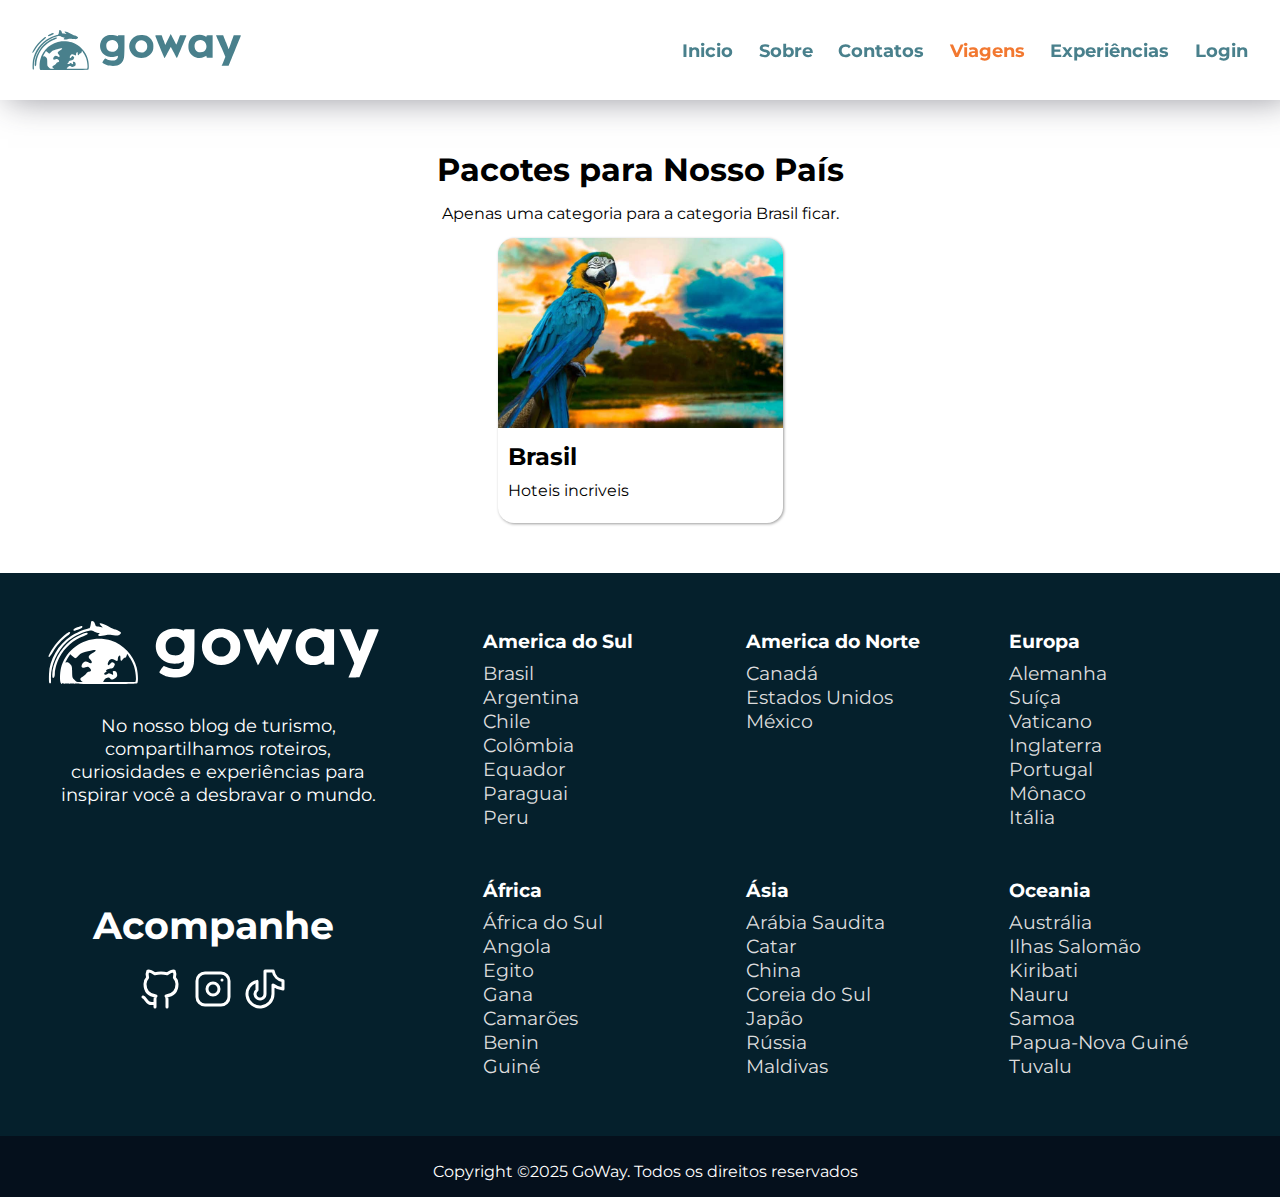
<file: Ana Clara/brasil.html>
<!DOCTYPE html>
<html lang="en">
<head>
    <meta charset="UTF-8">
    <meta name="viewport" content="width=device-width, initial-scale=1.0">
    <title>GoWay - Brasil</title>
    <link rel="stylesheet" href="header.css">
    <link rel="stylesheet" href="footer.css">
    <link rel="stylesheet" href="brasil.css">
    <link rel="shortcut icon" href="Icon.ico" type="image/x-icon">
</head>
<body>
    <header>
        <a href="../Davi/landing_page.html">
            <img src="logo.svg" alt="Logo" id="logo">
        </a>
        <nav>
            <div class="btn-menu-container">
                <svg xmlns="http://www.w3.org/2000/svg" viewBox="0 0 24 24" fill="none" stroke="currentColor" stroke-linecap="round" stroke-linejoin="round" width="32" height="32" stroke-width="2" id="btn-menu-close">
                    <path d="M18 6l-12 12"></path>
                    <path d="M6 6l12 12"></path>
                </svg>
            </div>
            <ul class="menu">
                <li><a href="../Davi/landing_page.html">Inicio</a></li>
                <li><a href="../Cecilya/sobre/sobre.html">Sobre</a></li>
                <li><a href="../Maria/contato.html">Contatos</a></li>
                <li><a href="viagens.html" class="marcado">Viagens</a></li>
                <li><a href="../Maria/experiencias.html">Experiências</a></li>
                <li><a href="../Davi/login.html">Login</a></li>
            </ul>
        </nav>
        <svg xmlns="http://www.w3.org/2000/svg" viewBox="0 0 24 24" fill="none" stroke="currentColor" stroke-linecap="round" stroke-linejoin="round" width="32" height="32" stroke-width="2" id="btn-menu-open">
            <path d="M4 6l16 0"></path>
            <path d="M4 12l16 0"></path>
            <path d="M4 18l16 0"></path>
        </svg>
    </header>
    <main>
        <h1>Pacotes para Nosso País</h1>
        <p>Apenas uma categoria para a categoria Brasil ficar.</p>
        <div class="card">
            <div>
                <img src="amazonia-arara.jpg" alt="">
                <h2>Brasil</h2>
                <p>Hoteis incriveis</p>
                </div>
            </div>
    </main>
        <footer>
            <div class="logo-container">
                <a href="../Davi/landing_page.html">
                    <img src="Logo footer.svg" alt="Logo">
                </a>
                <p>No nosso blog de turismo, compartilhamos roteiros, curiosidades e experiências para inspirar você a desbravar o mundo.</p>
            </div>
            <div class="follow-containter">
                <h2>Acompanhe</h2>
                <div class="icons">
                    <a href="https://github.com/davi-1903/GoWay" target="_blank">
                        <svg xmlns="http://www.w3.org/2000/svg" viewBox="0 0 24 24" fill="none" stroke="currentColor"
                            stroke-linecap="round" stroke-linejoin="round" width="48" height="48" stroke-width="1.5">
                            <path
                                d="M9 19c-4.3 1.4 -4.3 -2.5 -6 -3m12 5v-3.5c0 -1 .1 -1.4 -.5 -2c2.8 -.3 5.5 -1.4 5.5 -6a4.6 4.6 0 0 0 -1.3 -3.2a4.2 4.2 0 0 0 -.1 -3.2s-1.1 -.3 -3.5 1.3a12.3 12.3 0 0 0 -6.2 0c-2.4 -1.6 -3.5 -1.3 -3.5 -1.3a4.2 4.2 0 0 0 -.1 3.2a4.6 4.6 0 0 0 -1.3 3.2c0 4.6 2.7 5.7 5.5 6c-.6 .6 -.6 1.2 -.5 2v3.5">
                            </path>
                        </svg>
                    </a>
                    <a href="https://instagram.com/infoweb.2023.1" target="_blank">
                        <svg xmlns="http://www.w3.org/2000/svg" viewBox="0 0 24 24" fill="none" stroke="currentColor"
                            stroke-linecap="round" stroke-linejoin="round" width="48" height="48" stroke-width="1.5">
                            <path d="M4 4m0 4a4 4 0 0 1 4 -4h8a4 4 0 0 1 4 4v8a4 4 0 0 1 -4 4h-8a4 4 0 0 1 -4 -4z">
                            </path>
                            <path d="M12 12m-3 0a3 3 0 1 0 6 0a3 3 0 1 0 -6 0"></path>
                            <path d="M16.5 7.5l0 .01"></path>
                        </svg>
                    </a>
                    <a href="https://www.tiktok.com/@infoweb2023.2?is_from_webapp=1&sender_device=pc" target="_blank">
                        <svg xmlns="http://www.w3.org/2000/svg" viewBox="0 0 24 24" fill="none" stroke="currentColor"
                            stroke-linecap="round" stroke-linejoin="round" width="48" height="48" stroke-width="1.5">
                            <path
                                d="M21 7.917v4.034a9.948 9.948 0 0 1 -5 -1.951v4.5a6.5 6.5 0 1 1 -8 -6.326v4.326a2.5 2.5 0 1 0 4 2v-11.5h4.083a6.005 6.005 0 0 0 4.917 4.917z">
                            </path>
                        </svg>
                    </a>
                </div>
            </div>
            <div class="trips-container">
                <ul>
                    <li>America do Sul</li>
                    <li><a href="#">Brasil</a></li>
                    <li><a href="#">Argentina</a></li>
                    <li><a href="#">Chile</a></li>
                    <li><a href="#">Colômbia</a></li>
                    <li><a href="#">Equador</a></li>
                    <li><a href="#">Paraguai</a></li>
                    <li><a href="#">Peru</a></li>
                </ul>
                <ul>
                    <li>America do Norte</li>
                    <li><a href="#">Canadá</a></li>
                    <li><a href="#">Estados Unidos</a></li>
                    <li><a href="#">México</a></li>
                </ul>
                <ul>
                    <li>Europa</li>
                    <li><a href="#">Alemanha</a></li>
                    <li><a href="#">Suíça</a></li>
                    <li><a href="#">Vaticano</a></li>
                    <li><a href="#">Inglaterra</a></li>
                    <li><a href="#">Portugal</a></li>
                    <li><a href="#">Mônaco</a></li>
                    <li><a href="#">Itália</a></li>
                </ul>
                <ul>
                    <li>África</li>
                    <li><a href="#">África do Sul</a></li>
                    <li><a href="#">Angola</a></li>
                    <li><a href="#">Egito</a></li>
                    <li><a href="#">Gana</a></li>
                    <li><a href="#">Camarões</a></li>
                    <li><a href="#">Benin</a></li>
                    <li><a href="#">Guiné</a></li>
                </ul>
                <ul>
                    <li>Ásia</li>
                    <li><a href="#">Arábia Saudita</a></li>
                    <li><a href="#">Catar</a></li>
                    <li><a href="#">China</a></li>
                    <li><a href="#">Coreia do Sul</a></li>
                    <li><a href="#">Japão</a></li>
                    <li><a href="#">Rússia</a></li>
                    <li><a href="#">Maldivas</a></li>
                </ul>
                <ul>
                    <li>Oceania</li>
                    <li><a href="#">Austrália</a></li>
                    <li><a href="#">Ilhas Salomão</a></li>
                    <li><a href="#">Kiribati</a></li>
                    <li><a href="#">Nauru</a></li>
                    <li><a href="#">Samoa</a></li>
                    <li><a href="#">Papua-Nova Guiné</a></li>
                    <li><a href="#">Tuvalu</a></li>
                </ul>
            </div>
            <div class="info-container">
                <p>Copyright ©2025 GoWay. Todos os direitos reservados</p>
            </div>
        </footer>
    </div>

    <script src="menu.js"></script>
</body>
</html>
</file>
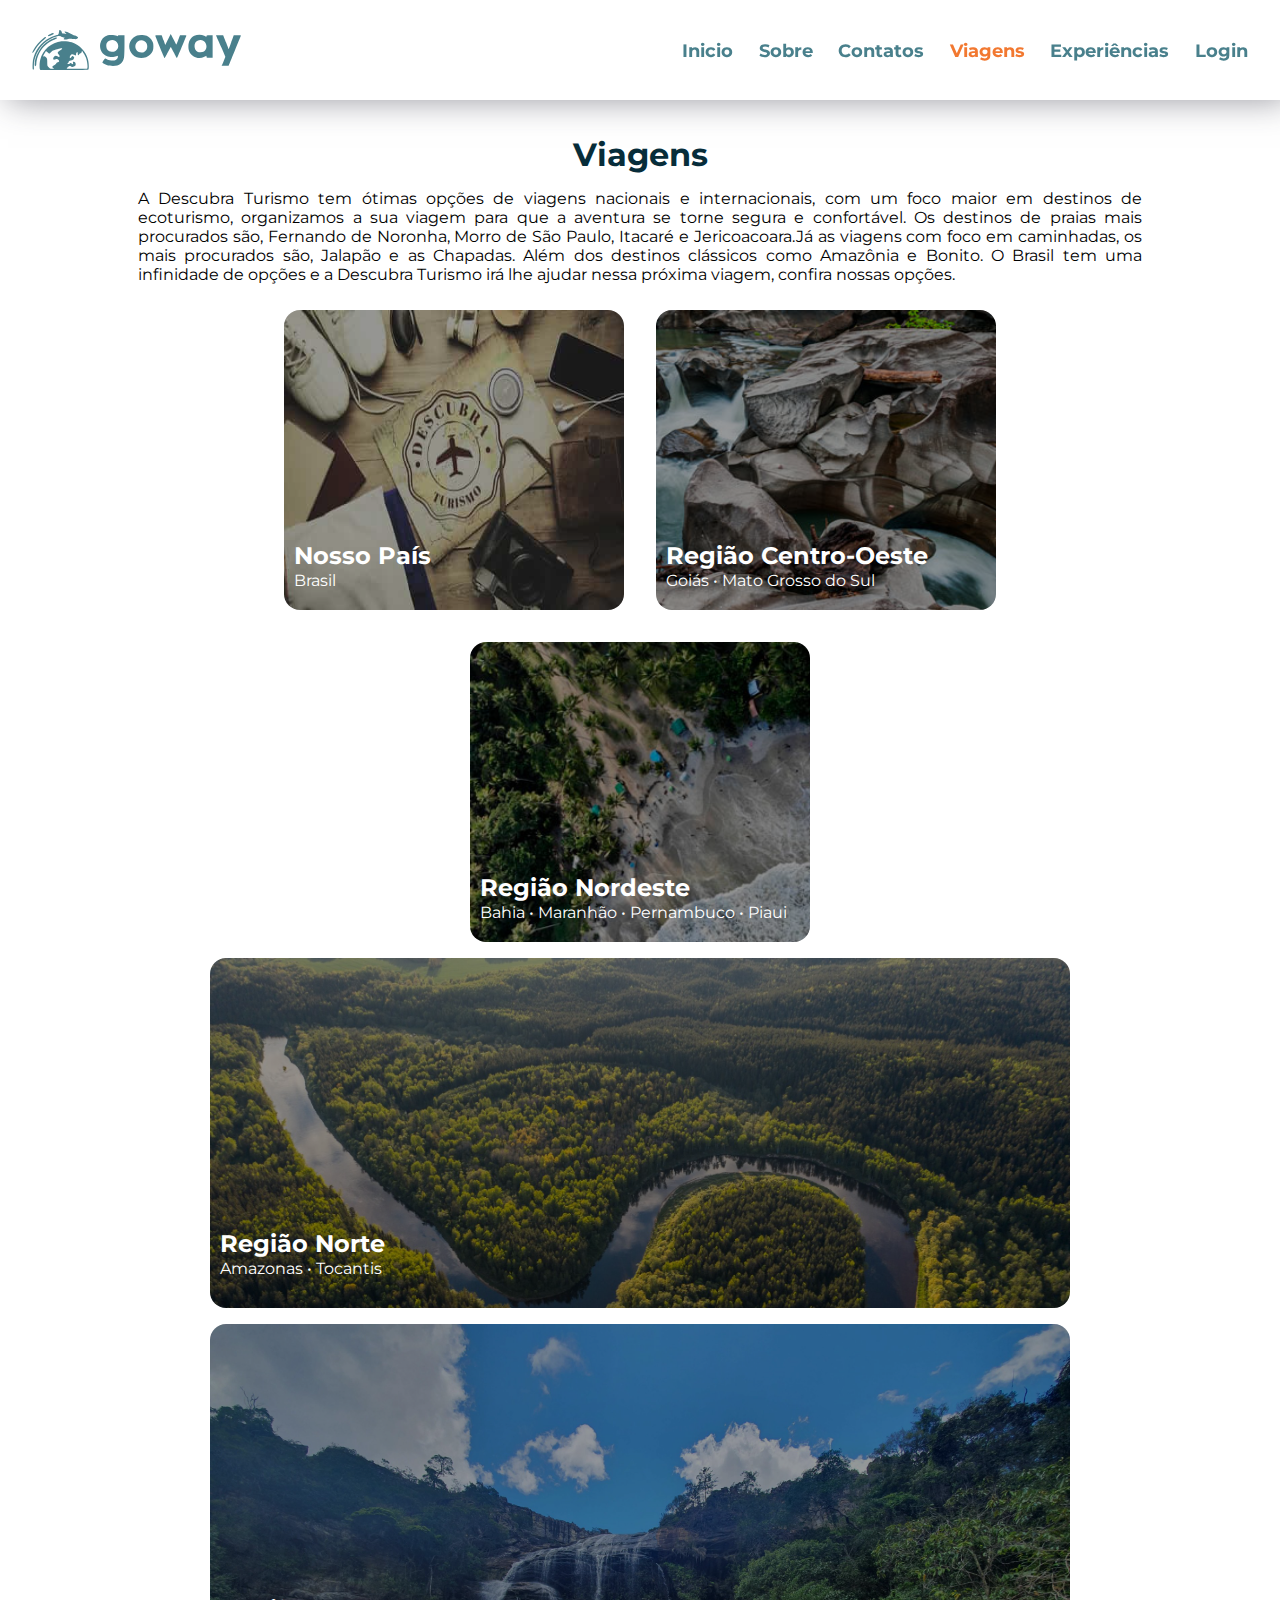
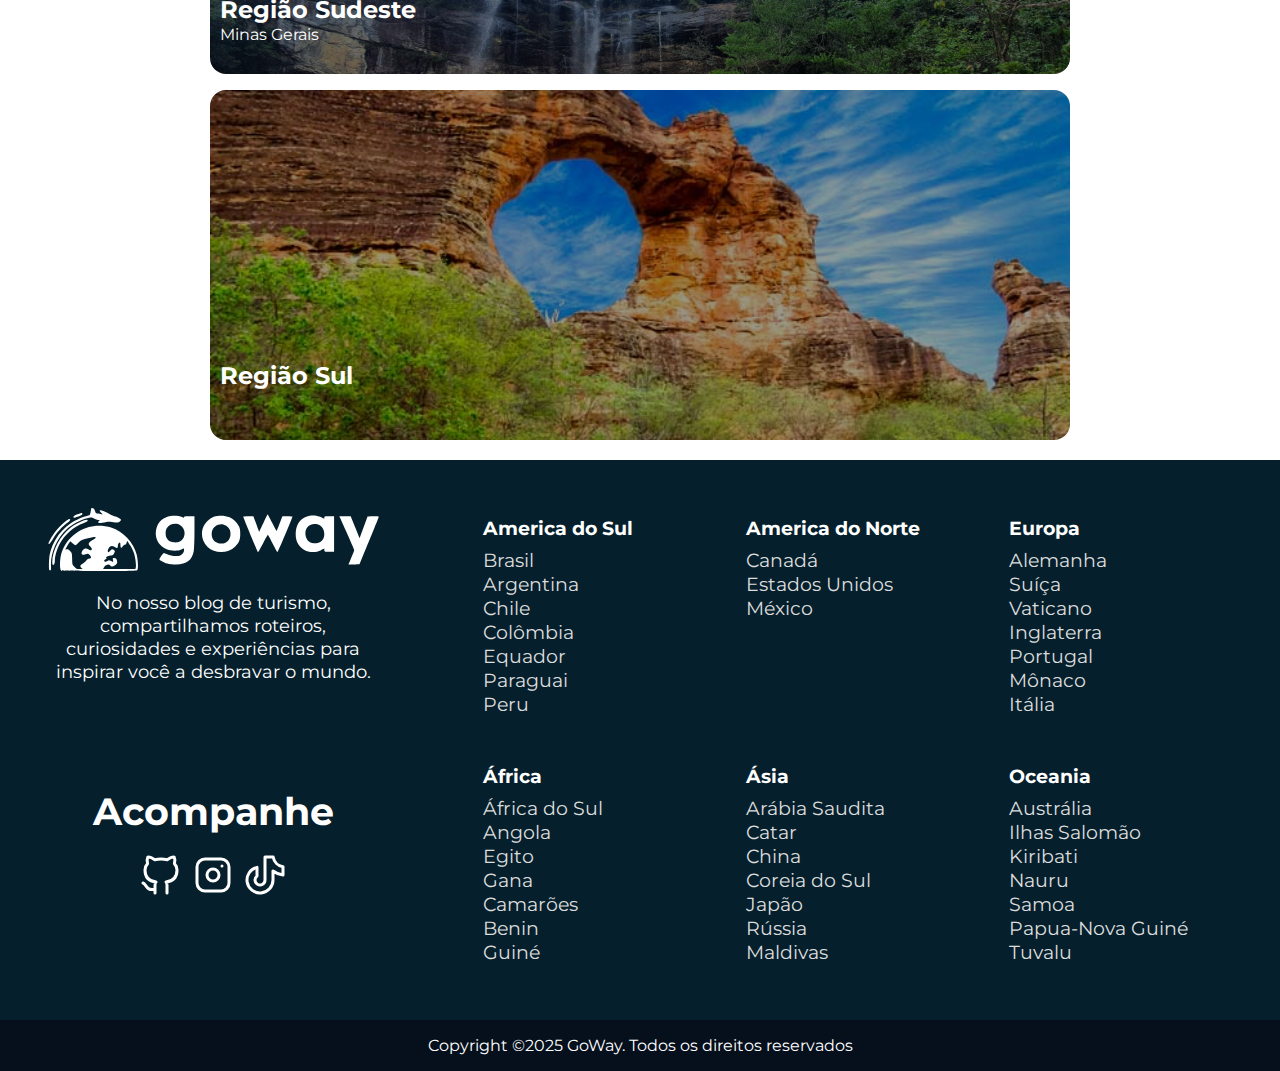
<file: Ana Clara/viagens.html>
<!DOCTYPE html>
<html lang="pt-br">


<head>
    <meta charset="UTF-8">
    <meta name="viewport" content="width=device-width, initial-scale=1.0, maximum-scale=1.0, user-scalable=0">
    <title>GoWay - Viagens</title>
    <link rel="stylesheet" href="style.css">
    <link rel="stylesheet" href="header.css">
    <link rel="stylesheet" href="footer.css">
    <link rel="shortcut icon" href="Icon.ico" type="image/x-icon">
</head>


<body>


    <div class="container">
        <header>
            <a href="../Davi/landing_page.html">
                <img src="logo.svg" alt="Logo" id="logo">
            </a>
            <nav>
                <div class="btn-menu-container">
                    <svg xmlns="http://www.w3.org/2000/svg" viewBox="0 0 24 24" fill="none" stroke="currentColor" stroke-linecap="round" stroke-linejoin="round" width="32" height="32" stroke-width="2" id="btn-menu-close">
                        <path d="M18 6l-12 12"></path>
                        <path d="M6 6l12 12"></path>
                    </svg>
                </div>
                <ul class="menu">
                    <li><a href="../Davi/landing_page.html">Inicio</a></li>
                    <li><a href="../Cecilya/sobre/sobre.html">Sobre</a></li>
                    <li><a href="../Maria/contato.html">Contatos</a></li>
                    <li><a href="#" class="marcado">Viagens</a></li>
                    <li><a href="../Maria/experiencias.html">Experiências</a></li>
                    <li><a href="../Davi/login.html">Login</a></li>
                </ul>
            </nav>
            <svg xmlns="http://www.w3.org/2000/svg" viewBox="0 0 24 24" fill="none" stroke="currentColor" stroke-linecap="round" stroke-linejoin="round" width="32" height="32" stroke-width="2" id="btn-menu-open">
                <path d="M4 6l16 0"></path>
                <path d="M4 12l16 0"></path>
                <path d="M4 18l16 0"></path>
            </svg>
        </header>
        <main>
        <div class="conteudo">
            <h1>Viagens</h1>
            <p>A Descubra Turismo tem ótimas opções de viagens nacionais e internacionais, com um foco maior em destinos de ecoturismo, organizamos a sua viagem para que a aventura se torne segura e confortável. Os destinos de praias mais procurados são, Fernando de Noronha, Morro de São Paulo, Itacaré e Jericoacoara.Já as viagens com foco em caminhadas, os mais procurados são, Jalapão e as Chapadas. Além dos destinos clássicos como Amazônia e Bonito. O Brasil tem uma infinidade de opções e a Descubra Turismo irá lhe ajudar nessa próxima viagem, confira nossas opções.</p>
            <div class="imagens">
                    <a href="brasil.html">
                        <div id="Brasil">
                            <div><img src="fotonule.jpg" alt=""></div>
                            <h2>Nosso País</h2>
                            <p>Brasil</p>
                        </div>
                    </a>
                <div id="Centro_Oeste">
                    <div><img src="regiao-centro-oeste.jpg" alt=""></div>
                    <h2>Região Centro-Oeste</h2>
                    <p>Goiás • Mato Grosso do Sul</p>
                </div>
                <div id="Nordeste">
                    <div><img src="regiao-nordete.jpg" alt=""></div>
                    <h2>Região Nordeste</h2>
                    <p id="especial">Bahia • Maranhão • Pernambuco • Piaui</p>
                </div>
            </div>
            <div class="imagens2">
                <div>
                    <div id="norte"></div>
                    <h2>Região Norte</h2>
                    <p>Amazonas • Tocantis</p>
                </div>
                <div>
                    <div id="sudeste"></div>
                    <h2>Região Sudeste</h2>
                    <p>Minas Gerais</p>
                </div>
                <div>
                    <div id="sul"></div>
                    <h2>Região Sul</h2>
                </div>
            </div>
        </div>
        </div>
        </main>
        <footer>
            <div class="logo-container">
                <a href="../Davi/landing_page.html">
                    <img src="Logo footer.svg" alt="Logo">
                </a>
                <p>No nosso blog de turismo, compartilhamos roteiros, curiosidades e experiências para inspirar você a desbravar o mundo.</p>
            </div>
            <div class="follow-containter">
                <h2>Acompanhe</h2>
                <div class="icons">
                    <a href="https://github.com/davi-1903/GoWay" target="_blank">
                        <svg xmlns="http://www.w3.org/2000/svg" viewBox="0 0 24 24" fill="none" stroke="currentColor"
                            stroke-linecap="round" stroke-linejoin="round" width="48" height="48" stroke-width="1.5">
                            <path
                                d="M9 19c-4.3 1.4 -4.3 -2.5 -6 -3m12 5v-3.5c0 -1 .1 -1.4 -.5 -2c2.8 -.3 5.5 -1.4 5.5 -6a4.6 4.6 0 0 0 -1.3 -3.2a4.2 4.2 0 0 0 -.1 -3.2s-1.1 -.3 -3.5 1.3a12.3 12.3 0 0 0 -6.2 0c-2.4 -1.6 -3.5 -1.3 -3.5 -1.3a4.2 4.2 0 0 0 -.1 3.2a4.6 4.6 0 0 0 -1.3 3.2c0 4.6 2.7 5.7 5.5 6c-.6 .6 -.6 1.2 -.5 2v3.5">
                            </path>
                        </svg>
                    </a>
                    <a href="https://instagram.com/infoweb.2023.1" target="_blank">
                        <svg xmlns="http://www.w3.org/2000/svg" viewBox="0 0 24 24" fill="none" stroke="currentColor"
                            stroke-linecap="round" stroke-linejoin="round" width="48" height="48" stroke-width="1.5">
                            <path d="M4 4m0 4a4 4 0 0 1 4 -4h8a4 4 0 0 1 4 4v8a4 4 0 0 1 -4 4h-8a4 4 0 0 1 -4 -4z">
                            </path>
                            <path d="M12 12m-3 0a3 3 0 1 0 6 0a3 3 0 1 0 -6 0"></path>
                            <path d="M16.5 7.5l0 .01"></path>
                        </svg>
                    </a>
                    <a href="https://www.tiktok.com/@infoweb2023.2?is_from_webapp=1&sender_device=pc" target="_blank">
                        <svg xmlns="http://www.w3.org/2000/svg" viewBox="0 0 24 24" fill="none" stroke="currentColor"
                            stroke-linecap="round" stroke-linejoin="round" width="48" height="48" stroke-width="1.5">
                            <path
                                d="M21 7.917v4.034a9.948 9.948 0 0 1 -5 -1.951v4.5a6.5 6.5 0 1 1 -8 -6.326v4.326a2.5 2.5 0 1 0 4 2v-11.5h4.083a6.005 6.005 0 0 0 4.917 4.917z">
                            </path>
                        </svg>
                    </a>
                </div>
            </div>
            <div class="trips-container">
                <ul>
                    <li>America do Sul</li>
                    <li><a href="#">Brasil</a></li>
                    <li><a href="#">Argentina</a></li>
                    <li><a href="#">Chile</a></li>
                    <li><a href="#">Colômbia</a></li>
                    <li><a href="#">Equador</a></li>
                    <li><a href="#">Paraguai</a></li>
                    <li><a href="#">Peru</a></li>
                </ul>
                <ul>
                    <li>America do Norte</li>
                    <li><a href="#">Canadá</a></li>
                    <li><a href="#">Estados Unidos</a></li>
                    <li><a href="#">México</a></li>
                </ul>
                <ul>
                    <li>Europa</li>
                    <li><a href="#">Alemanha</a></li>
                    <li><a href="#">Suíça</a></li>
                    <li><a href="#">Vaticano</a></li>
                    <li><a href="#">Inglaterra</a></li>
                    <li><a href="#">Portugal</a></li>
                    <li><a href="#">Mônaco</a></li>
                    <li><a href="#">Itália</a></li>
                </ul>
                <ul>
                    <li>África</li>
                    <li><a href="#">África do Sul</a></li>
                    <li><a href="#">Angola</a></li>
                    <li><a href="#">Egito</a></li>
                    <li><a href="#">Gana</a></li>
                    <li><a href="#">Camarões</a></li>
                    <li><a href="#">Benin</a></li>
                    <li><a href="#">Guiné</a></li>
                </ul>
                <ul>
                    <li>Ásia</li>
                    <li><a href="#">Arábia Saudita</a></li>
                    <li><a href="#">Catar</a></li>
                    <li><a href="#">China</a></li>
                    <li><a href="#">Coreia do Sul</a></li>
                    <li><a href="#">Japão</a></li>
                    <li><a href="#">Rússia</a></li>
                    <li><a href="#">Maldivas</a></li>
                </ul>
                <ul>
                    <li>Oceania</li>
                    <li><a href="#">Austrália</a></li>
                    <li><a href="#">Ilhas Salomão</a></li>
                    <li><a href="#">Kiribati</a></li>
                    <li><a href="#">Nauru</a></li>
                    <li><a href="#">Samoa</a></li>
                    <li><a href="#">Papua-Nova Guiné</a></li>
                    <li><a href="#">Tuvalu</a></li>
                </ul>
            </div>
            <div class="info-container">
                <p>Copyright ©2025 GoWay. Todos os direitos reservados</p>
            </div>
        </footer>
    </div>
   
    <script src="menu.js"></script>
</body>


</html>
</file>
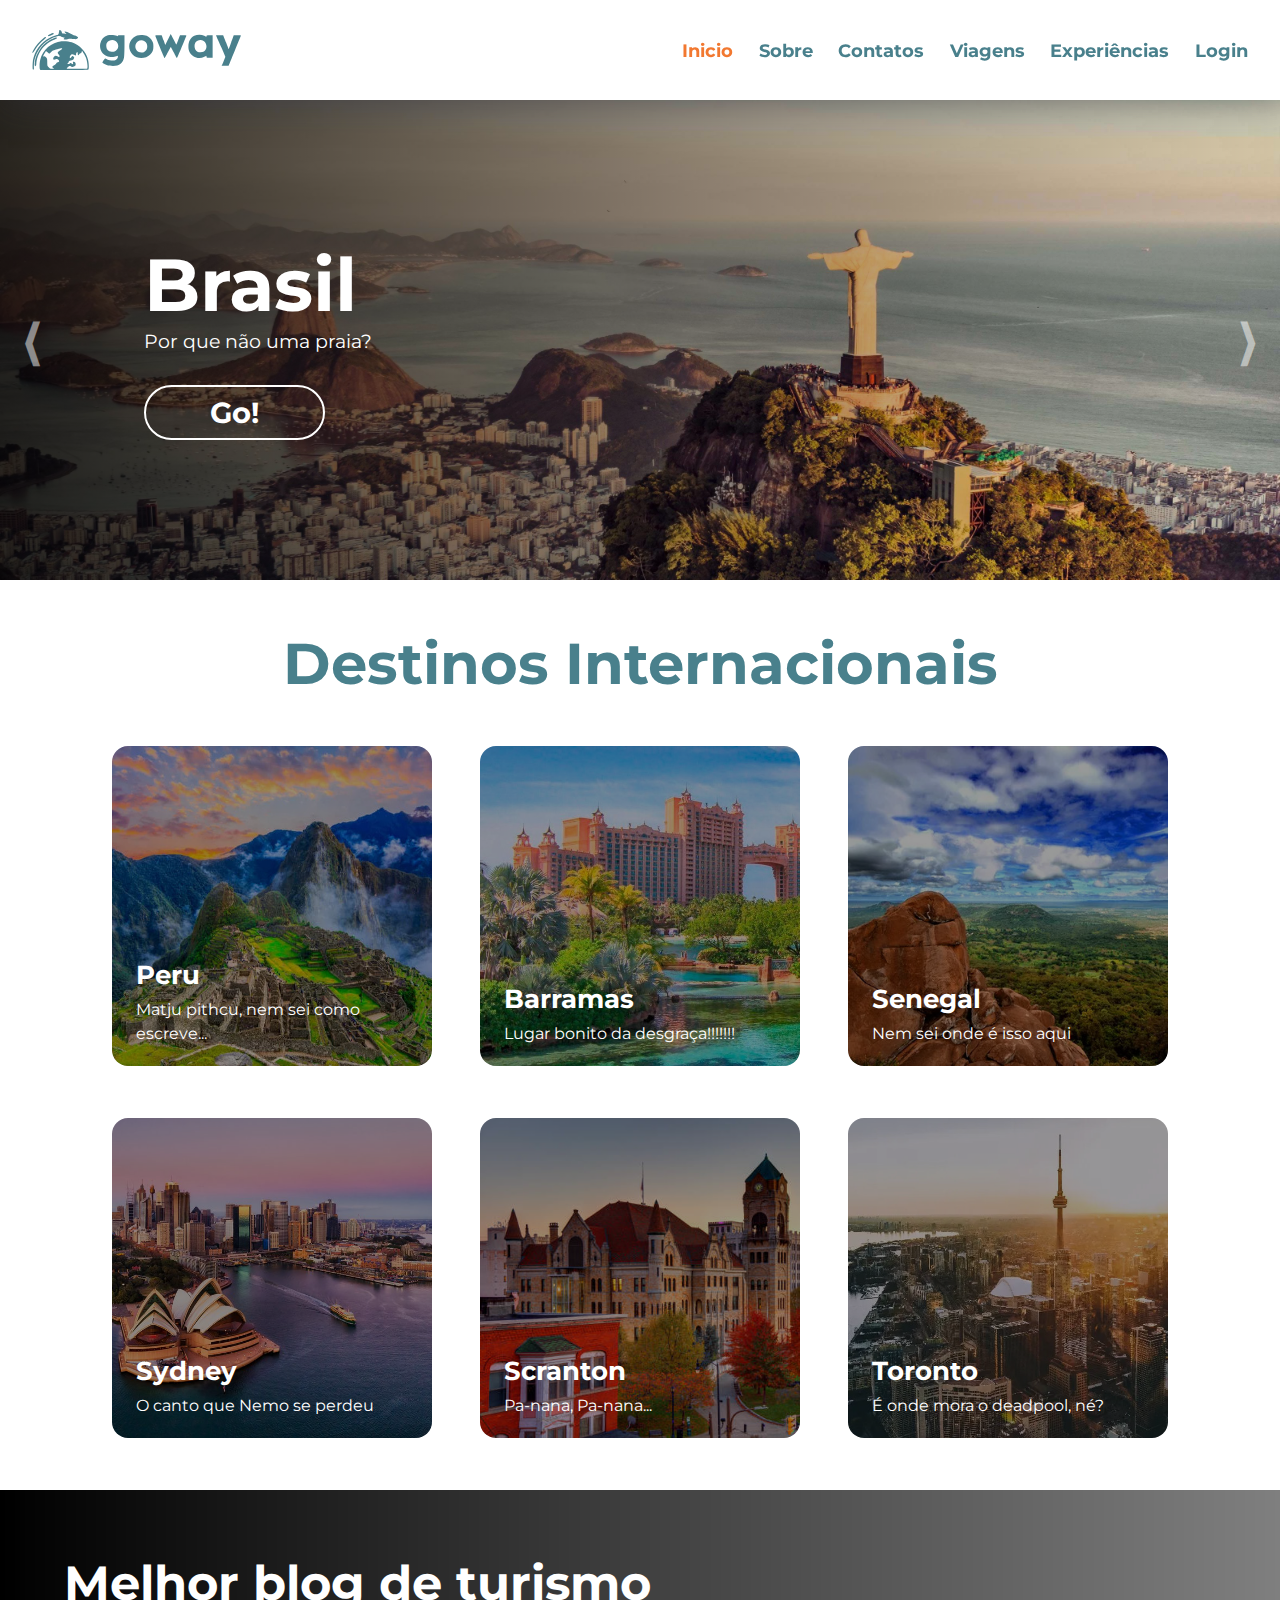
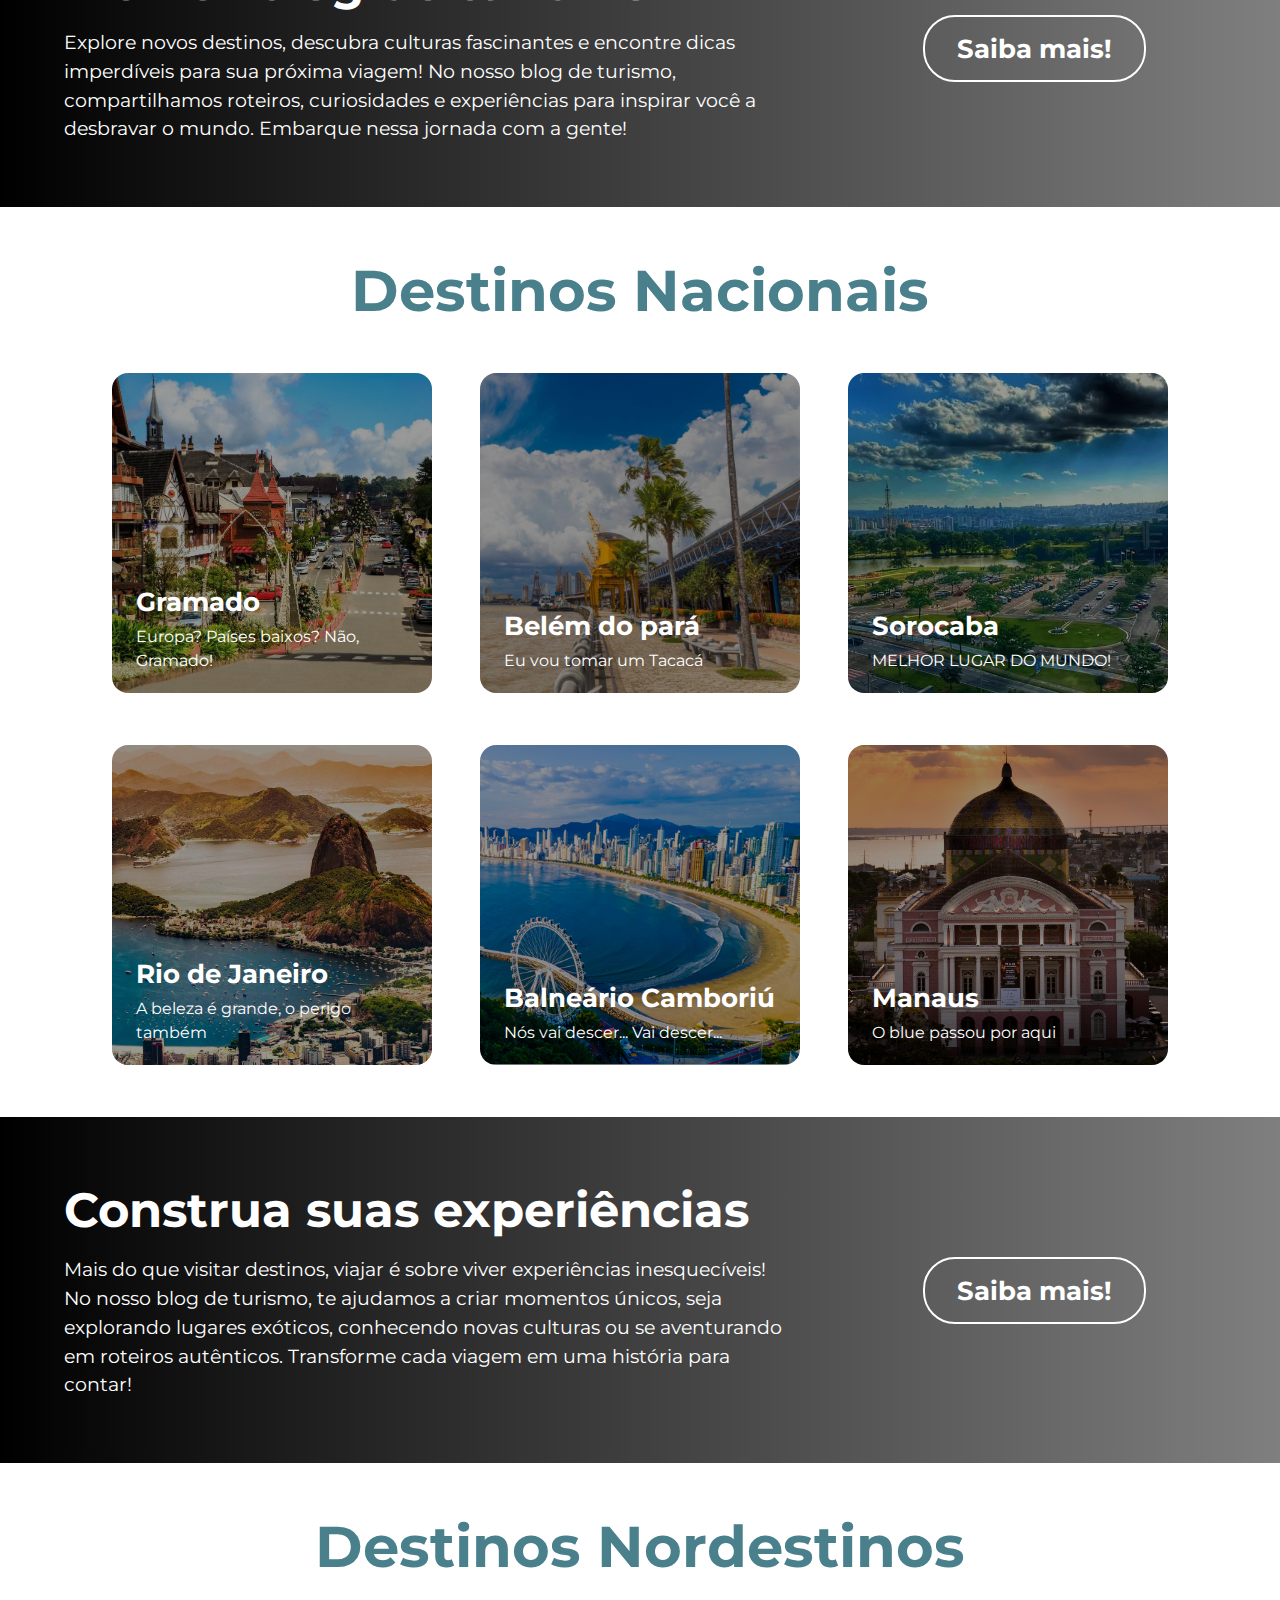
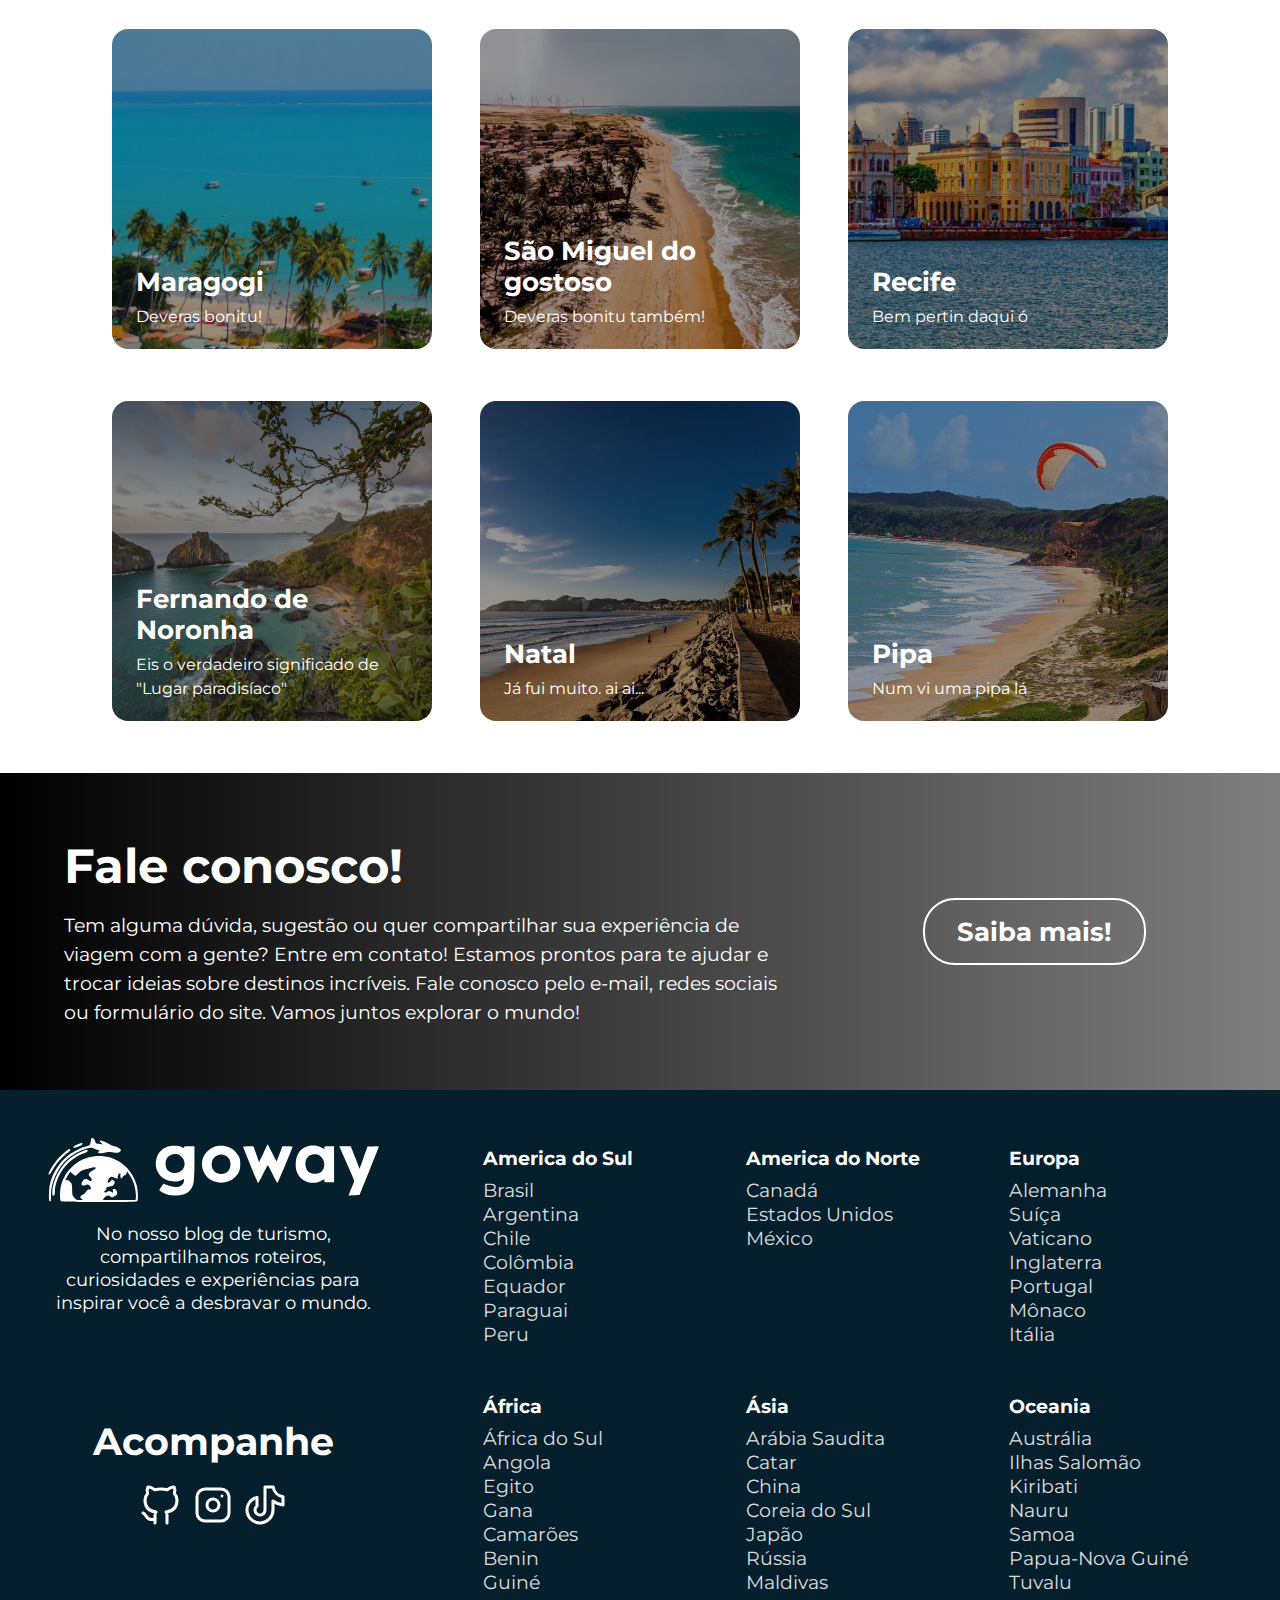
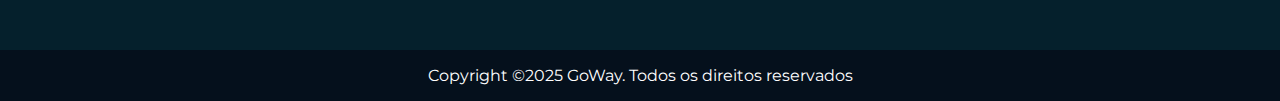
<file: Davi/landing_page.html>
<!DOCTYPE html>
<html lang="pt-br">

<head>
    <meta charset="UTF-8">
    <meta name="viewport" content="width=device-width, initial-scale=1.0, maximum-scale=1.0, user-scalable=0">
    <title>GoWay</title>
    <link rel="stylesheet" href="styles/header.css">
    <link rel="stylesheet" href="styles/carousel.css">
    <link rel="stylesheet" href="styles/destinos.css">
    <link rel="stylesheet" href="styles/secao_especial.css">
    <link rel="stylesheet" href="styles/footer.css">
    <link rel="shortcut icon" href="media/icons/Icon.ico" type="image/x-icon">
</head>

<body>

    <div class="container">
        <header>
            <a href="#">
                <img src="media/icons/Logo.svg" alt="Logo" id="logo">
            </a>
            <nav>
                <div class="btn-menu-container">
                    <svg xmlns="http://www.w3.org/2000/svg" viewBox="0 0 24 24" fill="none" stroke="currentColor" stroke-linecap="round" stroke-linejoin="round" width="32" height="32" stroke-width="2" id="btn-menu-close">
                        <path d="M18 6l-12 12"></path>
                        <path d="M6 6l12 12"></path>
                    </svg>
                </div>
                <ul class="menu">
                    <li><a href="#" class="marcado">Inicio</a></li>
                    <li><a href="../Cecilya/sobre/sobre.html">Sobre</a></li>
                    <li><a href="../Maria/contato.html">Contatos</a></li>
                    <li><a href="../Ana Clara/viagens.html">Viagens</a></li>
                    <li><a href="../Maria/experiencias.html">Experiências</a></li>
                    <li><a href="login.html">Login</a></li>
                </ul>
            </nav>
            <svg xmlns="http://www.w3.org/2000/svg" viewBox="0 0 24 24" fill="none" stroke="currentColor" stroke-linecap="round" stroke-linejoin="round" width="32" height="32" stroke-width="2" id="btn-menu-open">
                <path d="M4 6l16 0"></path>
                <path d="M4 12l16 0"></path>
                <path d="M4 18l16 0"></path>
            </svg>
        </header>
        <main>
            <section class="carousel">
                <button id="previous">&lang;</button>
                <button id="next">&rang;</button>
                <div class="carousel-container">
                    <article class="card">
                        <div class="text">
                            <h2>Brasil</h2>
                            <p>Por que não uma praia?</p>
                            <a href="../Ana Clara/brasil.html">
                                <button>Go!</button>
                            </a>
                        </div>
                    </article>
                    <article class="card">
                        <div class="text">
                            <h2>Egito</h2>
                            <p>Já viu as pirâmides de perto?</p>
                            <a href="#">
                                <button>Go!</button>
                            </a>
                        </div>
                    </article>
                    <article class="card">
                        <div class="text">
                            <h2>Suíça</h2>
                            <p>Existe lugar mais lindo?</p>
                            <a href="#">
                                <button>Go!</button>
                            </a>
                        </div>
                    </article>
                    <article class="card">
                        <div class="text">
                            <h2>Austrália</h2>
                            <p>Que tal um passeio com os cangurus?</p>
                            <a href="#">
                                <button>Go!</button>
                            </a>
                        </div>
                    </article>
                    <article class="card">
                        <div class="text">
                            <h2>Coreia do Sul</h2>
                            <p>Gosta de dorama?</p>
                            <a href="#">
                                <button>Go!</button>
                            </a>
                        </div>
                    </article>
                </div>
            </section>
            <section class="destinos">
                <h2>Destinos Internacionais</h2>
                <article class="destinos-container">
                    <a href="../Cecilya/passeios/melhores_passeios.html">
                        <div class="card">
                            <img src="media/destinos/internacionais/Peru.jpg" alt="Peru">
                            <div class="text">
                                <h3>Peru</h3>
                                <p>Matju pithcu, nem sei como escreve...</p>
                            </div>
                        </div>
                    </a>
                    <a href="#">
                        <div class="card">
                            <img src="media/destinos/internacionais/Barramas.jpg" alt="Barramas">
                            <div class="text">
                                <h3>Barramas</h3>
                                <p>Lugar bonito da desgraça!!!!!!!</p>
                            </div>
                        </div>
                    </a>
                    <a href="#">
                        <div class="card">
                            <img src="media/destinos/internacionais/Senegal.jpg" alt="Senegal">
                            <div class="text">
                                <h3>Senegal</h3>
                                <p>Nem sei onde é isso aqui</p>
                            </div>
                        </div>
                    </a>
                    <a href="#">
                        <div class="card">
                            <img src="media/destinos/internacionais/Sydney.jpg" alt="Sydney">
                            <div class="text">
                                <h3>Sydney</h3>
                                <p>O canto que Nemo se perdeu</p>
                            </div>
                        </div>
                    </a>
                    <a href="#">
                        <div class="card">
                            <img src="media/destinos/internacionais/Scranton.jpg" alt="Scranton">
                            <div class="text">
                                <h3>Scranton</h3>
                                <p>Pa-nana, Pa-nana...</p>
                            </div>
                        </div>
                    </a>
                    <a href="#">
                        <div class="card">
                            <img src="media/destinos/internacionais/Toronto.jpg" alt="Toronto">
                            <div class="text">
                                <h3>Toronto</h3>
                                <p>É onde mora o deadpool, né?</p>
                            </div>
                        </div>
                    </a>
                </article>
            </section>
            <section class="secao-especial">
                <div class="text">
                    <h2>Melhor blog de turismo</h2>
                    <p>Explore novos destinos, descubra culturas fascinantes e encontre dicas imperdíveis para sua próxima viagem! No nosso blog de turismo, compartilhamos roteiros, curiosidades e experiências para inspirar você a desbravar o mundo. Embarque nessa jornada com a gente!</p>
                </div>
                <div class="button-container">
                    <a href="../Cecilya/sobre/sobre.html"><button>Saiba mais!</button></a>
                </div>
            </section>
            <section class="destinos">
                <h2>Destinos Nacionais</h2>
                <article class="destinos-container">
                    <a href="#">
                        <div class="card">
                            <img src="media/destinos/nacionais/Gramado.jpg" alt="Gramado">
                            <div class="text">
                                <h3>Gramado</h3>
                                <p>Europa? Países baixos? Não, Gramado!</p>
                            </div>
                        </div>
                    </a>
                    <a href="#">
                        <div class="card">
                            <img src="media/destinos/nacionais/Belém do pará.jpg" alt="Belém do pará">
                            <div class="text">
                                <h3>Belém do pará</h3>
                                <p>Eu vou tomar um Tacacá</p>
                            </div>
                        </div>
                    </a>
                    <a href="#">
                        <div class="card">
                            <img src="media/destinos/nacionais/Sorocaba.jpg" alt="Sorocaba">
                            <div class="text">
                                <h3>Sorocaba</h3>
                                <p>MELHOR LUGAR DO MUNDO!</p>
                            </div>
                        </div>
                    </a>
                    <a href="#">
                        <div class="card">
                            <img src="media/destinos/nacionais/Rio de Janeiro.jpg" alt="Rio de Janeiro">
                            <div class="text">
                                <h3>Rio de Janeiro</h3>
                                <p>A beleza é grande, o perigo também</p>
                            </div>
                        </div>
                    </a>
                    <a href="#">
                        <div class="card">
                            <img src="media/destinos/nacionais/Balneário Camboriú.jpg" alt="Balneário Camboriú">
                            <div class="text">
                                <h3>Balneário Camboriú</h3>
                                <p>Nós vai descer... Vai descer...</p>
                            </div>
                        </div>
                    </a>
                    <a href="#">
                        <div class="card">
                            <img src="media/destinos/nacionais/Manaus.jpg" alt="Manaus">
                            <div class="text">
                                <h3>Manaus</h3>
                                <p>O blue passou por aqui</p>
                            </div>
                        </div>
                    </a>
                </article>
            </section>
            <section class="secao-especial">
                <div class="text">
                    <h2>Construa suas experiências</h2>
                    <p>Mais do que visitar destinos, viajar é sobre viver experiências inesquecíveis! No nosso blog de turismo, te ajudamos a criar momentos únicos, seja explorando lugares exóticos, conhecendo novas culturas ou se aventurando em roteiros autênticos. Transforme cada viagem em uma história para contar!</p>
                </div>
                <div class="button-container">
                    <a href="../Maria/experiencias.html"><button>Saiba mais!</button></a>
                </div>
            </section>
            <section class="destinos">
                <h2>Destinos Nordestinos</h2>
                <article class="destinos-container">
                    <a href="#">
                        <div class="card">
                            <img src="media/destinos/nordestinos/Maragogi.jpg" alt="Maragogi">
                            <div class="text">
                                <h3>Maragogi</h3>
                                <p>Deveras bonitu!</p>
                            </div>
                        </div>
                    </a>
                    <a href="#">
                        <div class="card">
                            <img src="media/destinos/nordestinos/São Miguel do Gostoso.jpg" alt="São Miguel do Gostoso">
                            <div class="text">
                                <h3>São Miguel do gostoso</h3>
                                <p>Deveras bonitu também!</p>
                            </div>
                        </div>
                    </a>
                    <a href="#">
                        <div class="card">
                            <img src="media/destinos/nordestinos/Recife.jpg" alt="Recife">
                            <div class="text">
                                <h3>Recife</h3>
                                <p>Bem pertin daqui ó</p>
                            </div>
                        </div>
                    </a>
                    <a href="#">
                        <div class="card">
                            <img src="media/destinos/nordestinos/Fernando de Noronha.jpg" alt="Fernando de Noronha">
                            <div class="text">
                                <h3>Fernando de Noronha</h3>
                                <p>Eis o verdadeiro significado de "Lugar paradisíaco"</p>
                            </div>
                        </div>
                    </a>
                    <a href="#">
                        <div class="card">
                            <img src="media/destinos/nordestinos/Natal.jpg" alt="Natal">
                            <div class="text">
                                <h3>Natal</h3>
                                <p>Já fui muito. ai ai...</p>
                            </div>
                        </div>
                    </a>
                    <a href="#">
                        <div class="card">
                            <img src="media/destinos/nordestinos/Pipa.jpg" alt="Pipa">
                            <div class="text">
                                <h3>Pipa</h3>
                                <p>Num vi uma pipa lá</p>
                            </div>
                        </div>
                    </a>
                </article>
            </section>
            <section class="secao-especial">
                <div class="text">
                    <h2>Fale conosco!</h2>
                    <p>Tem alguma dúvida, sugestão ou quer compartilhar sua experiência de viagem com a gente? Entre em contato! Estamos prontos para te ajudar e trocar ideias sobre destinos incríveis. Fale conosco pelo e-mail, redes sociais ou formulário do site. Vamos juntos explorar o mundo!</p>
                </div>
                <div class="button-container">
                    <a href="../Maria/contato.html"><button>Saiba mais!</button></a>
                </div>
            </section>
        </main>
        <footer>
            <div class="logo-container">
                <a href="#">
                    <img src="media/icons/Logo footer.svg" alt="Logo">
                </a>
                <p>No nosso blog de turismo, compartilhamos roteiros, curiosidades e experiências para inspirar você a desbravar o mundo.</p>
            </div>
            <div class="follow-containter">
                <h2>Acompanhe</h2>
                <div class="icons">
                    <a href="https://github.com/davi-1903/GoWay" target="_blank">
                        <svg xmlns="http://www.w3.org/2000/svg" viewBox="0 0 24 24" fill="none" stroke="currentColor"
                            stroke-linecap="round" stroke-linejoin="round" width="48" height="48" stroke-width="1.5">
                            <path
                                d="M9 19c-4.3 1.4 -4.3 -2.5 -6 -3m12 5v-3.5c0 -1 .1 -1.4 -.5 -2c2.8 -.3 5.5 -1.4 5.5 -6a4.6 4.6 0 0 0 -1.3 -3.2a4.2 4.2 0 0 0 -.1 -3.2s-1.1 -.3 -3.5 1.3a12.3 12.3 0 0 0 -6.2 0c-2.4 -1.6 -3.5 -1.3 -3.5 -1.3a4.2 4.2 0 0 0 -.1 3.2a4.6 4.6 0 0 0 -1.3 3.2c0 4.6 2.7 5.7 5.5 6c-.6 .6 -.6 1.2 -.5 2v3.5">
                            </path>
                        </svg>
                    </a>
                    <a href="https://instagram.com/infoweb.2023.1" target="_blank">
                        <svg xmlns="http://www.w3.org/2000/svg" viewBox="0 0 24 24" fill="none" stroke="currentColor"
                            stroke-linecap="round" stroke-linejoin="round" width="48" height="48" stroke-width="1.5">
                            <path d="M4 4m0 4a4 4 0 0 1 4 -4h8a4 4 0 0 1 4 4v8a4 4 0 0 1 -4 4h-8a4 4 0 0 1 -4 -4z">
                            </path>
                            <path d="M12 12m-3 0a3 3 0 1 0 6 0a3 3 0 1 0 -6 0"></path>
                            <path d="M16.5 7.5l0 .01"></path>
                        </svg>
                    </a>
                    <a href="https://www.tiktok.com/@infoweb2023.2?is_from_webapp=1&sender_device=pc" target="_blank">
                        <svg xmlns="http://www.w3.org/2000/svg" viewBox="0 0 24 24" fill="none" stroke="currentColor"
                            stroke-linecap="round" stroke-linejoin="round" width="48" height="48" stroke-width="1.5">
                            <path
                                d="M21 7.917v4.034a9.948 9.948 0 0 1 -5 -1.951v4.5a6.5 6.5 0 1 1 -8 -6.326v4.326a2.5 2.5 0 1 0 4 2v-11.5h4.083a6.005 6.005 0 0 0 4.917 4.917z">
                            </path>
                        </svg>
                    </a>
                </div>
            </div>
            <div class="trips-container">
                <ul>
                    <li>America do Sul</li>
                    <li><a href="#">Brasil</a></li>
                    <li><a href="#">Argentina</a></li>
                    <li><a href="#">Chile</a></li>
                    <li><a href="#">Colômbia</a></li>
                    <li><a href="#">Equador</a></li>
                    <li><a href="#">Paraguai</a></li>
                    <li><a href="#">Peru</a></li>
                </ul>
                <ul>
                    <li>America do Norte</li>
                    <li><a href="#">Canadá</a></li>
                    <li><a href="#">Estados Unidos</a></li>
                    <li><a href="#">México</a></li>
                </ul>
                <ul>
                    <li>Europa</li>
                    <li><a href="#">Alemanha</a></li>
                    <li><a href="#">Suíça</a></li>
                    <li><a href="#">Vaticano</a></li>
                    <li><a href="#">Inglaterra</a></li>
                    <li><a href="#">Portugal</a></li>
                    <li><a href="#">Mônaco</a></li>
                    <li><a href="#">Itália</a></li>
                </ul>
                <ul>
                    <li>África</li>
                    <li><a href="#">África do Sul</a></li>
                    <li><a href="#">Angola</a></li>
                    <li><a href="#">Egito</a></li>
                    <li><a href="#">Gana</a></li>
                    <li><a href="#">Camarões</a></li>
                    <li><a href="#">Benin</a></li>
                    <li><a href="#">Guiné</a></li>
                </ul>
                <ul>
                    <li>Ásia</li>
                    <li><a href="#">Arábia Saudita</a></li>
                    <li><a href="#">Catar</a></li>
                    <li><a href="#">China</a></li>
                    <li><a href="#">Coreia do Sul</a></li>
                    <li><a href="#">Japão</a></li>
                    <li><a href="#">Rússia</a></li>
                    <li><a href="#">Maldivas</a></li>
                </ul>
                <ul>
                    <li>Oceania</li>
                    <li><a href="#">Austrália</a></li>
                    <li><a href="#">Ilhas Salomão</a></li>
                    <li><a href="#">Kiribati</a></li>
                    <li><a href="#">Nauru</a></li>
                    <li><a href="#">Samoa</a></li>
                    <li><a href="#">Papua-Nova Guiné</a></li>
                    <li><a href="#">Tuvalu</a></li>
                </ul>
            </div>
            <div class="info-container">
                <p>Copyright ©2025 GoWay. Todos os direitos reservados</p>
            </div>
        </footer>
    </div>

    <script src="scripts/carousel.js"></script>
    <script src="scripts/menu.js"></script>
</body>

</html>
</file>
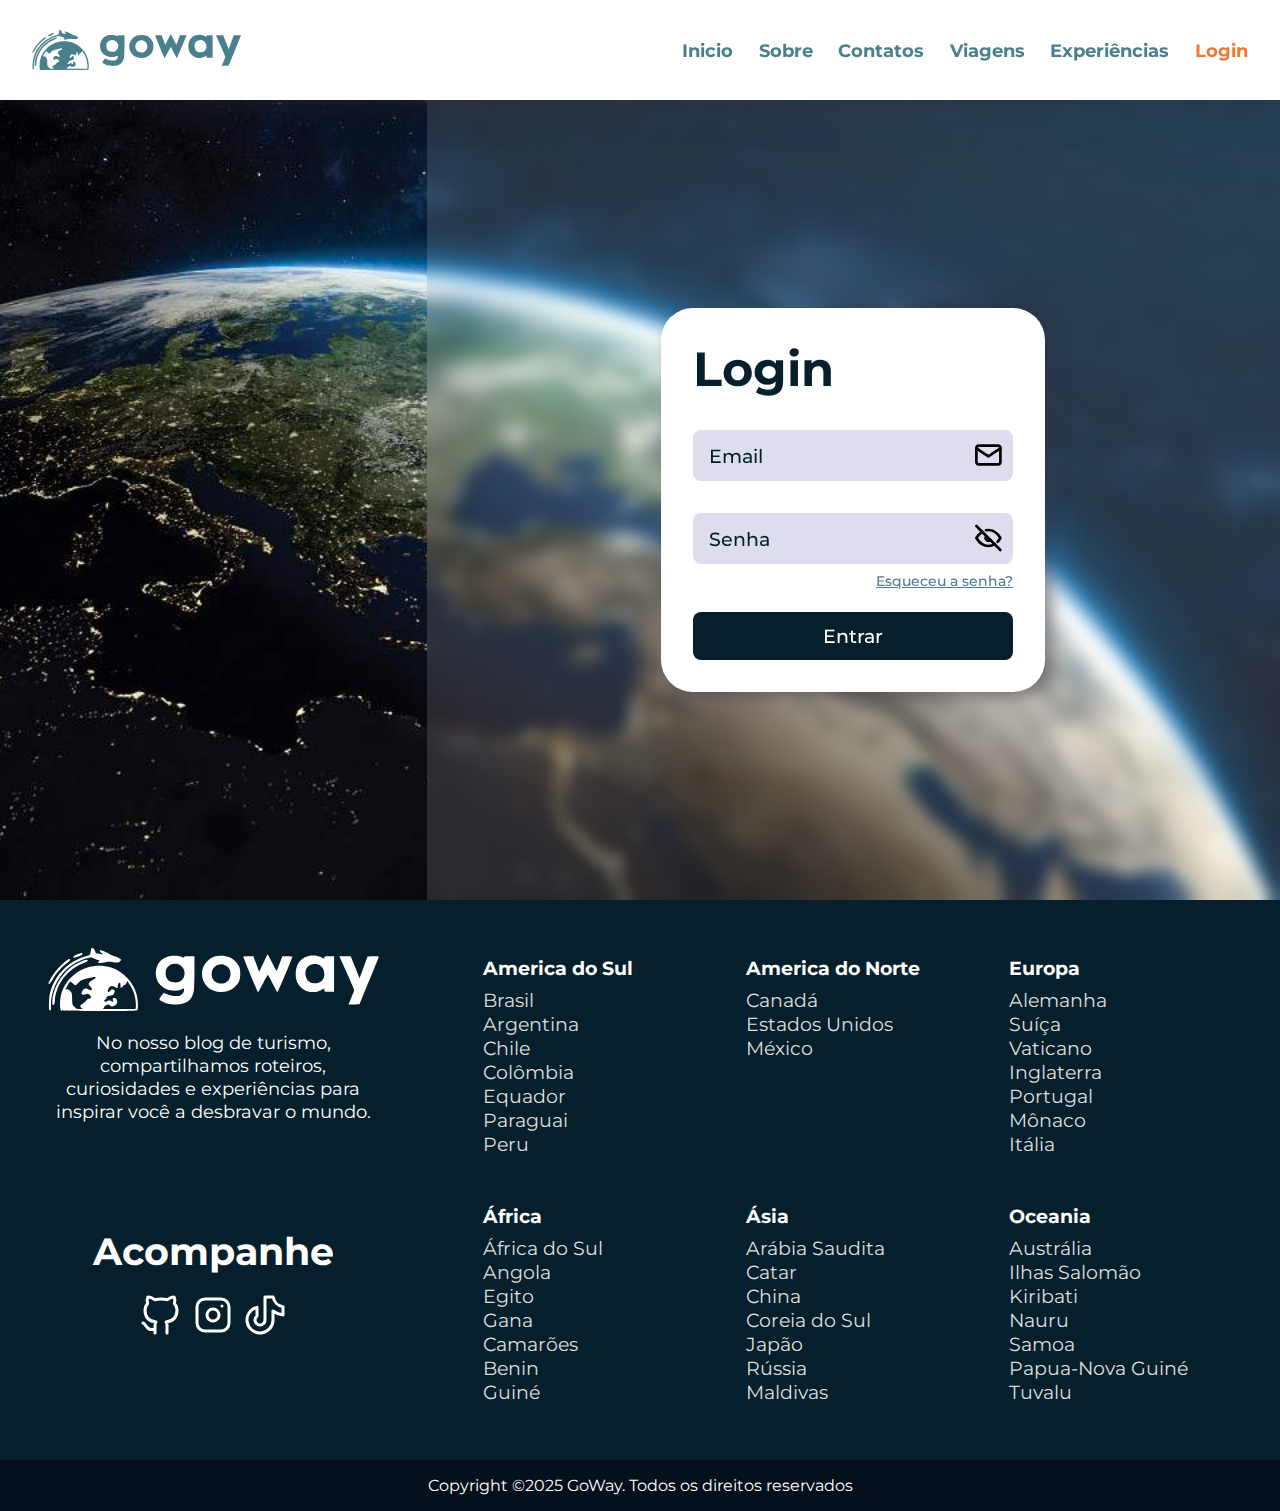
<file: Davi/login.html>
<!DOCTYPE html>
<html lang="pt-br">

<head>
    <meta charset="UTF-8">
    <meta name="viewport" content="width=device-width, initial-scale=1.0, maximum-scale=1.0, user-scalable=0">
    <title>GoWay - Login</title>
    <link rel="stylesheet" href="styles/header.css">
    <link rel="stylesheet" href="styles/login.css">
    <link rel="stylesheet" href="styles/footer.css">
    <link rel="shortcut icon" href="media/icons/Icon.ico" type="image/x-icon">
</head>

<body>

    <div class="container">
        <header>
            <a href="landing_page.html">
                <img src="media/icons/Logo.svg" alt="Logo" id="logo">
            </a>
            <nav>
                <div class="btn-menu-container">
                    <svg xmlns="http://www.w3.org/2000/svg" viewBox="0 0 24 24" fill="none" stroke="currentColor" stroke-linecap="round" stroke-linejoin="round" width="32" height="32" stroke-width="2" id="btn-menu-close">
                        <path d="M18 6l-12 12"></path>
                        <path d="M6 6l12 12"></path>
                    </svg>
                </div>
                <ul class="menu">
                    <li><a href="landing_page.html">Inicio</a></li>
                    <li><a href="../Cecilya/sobre/sobre.html">Sobre</a></li>
                    <li><a href="../Maria/contato.html">Contatos</a></li>
                    <li><a href="../Ana Clara/viagens.html">Viagens</a></li>
                    <li><a href="../Maria/experiencias.html">Experiências</a></li>
                    <li><a href="#" class="marcado">Login</a></li>
                </ul>
            </nav>
            <svg xmlns="http://www.w3.org/2000/svg" viewBox="0 0 24 24" fill="none" stroke="currentColor" stroke-linecap="round" stroke-linejoin="round" width="32" height="32" stroke-width="2" id="btn-menu-open">
                <path d="M4 6l16 0"></path>
                <path d="M4 12l16 0"></path>
                <path d="M4 18l16 0"></path>
            </svg>
        </header>
        <main>
            <article>
                <form action="">
                    <h2>Login</h2>
                    <div class="input-label">
                        <input type="email" id="email" placeholder="" spellcheck="true" required>
                        <label for="email">Email</label>
                        <label for="email" class="icon-container">
                            <svg xmlns="http://www.w3.org/2000/svg" viewBox="0 0 24 24" fill="none" stroke="currentColor" stroke-linecap="round" stroke-linejoin="round" width="32" height="32" stroke-width="2">
                                <path d="M3 7a2 2 0 0 1 2 -2h14a2 2 0 0 1 2 2v10a2 2 0 0 1 -2 2h-14a2 2 0 0 1 -2 -2v-10z"></path>
                                <path d="M3 7l9 6l9 -6"></path>
                            </svg>
                        </label>
                    </div>
                    <div class="input-label">
                        <input type="password" id="password" placeholder="" spellcheck="true" required>
                        <label for="password">Senha</label>
                        <label for="password-btn" class="icon-container">
                            <svg xmlns="http://www.w3.org/2000/svg" viewBox="0 0 24 24" fill="none" stroke="currentColor" stroke-linecap="round" stroke-linejoin="round" width="32" height="32" stroke-width="2" id="password-btn">
                                <path d="M10.585 10.587a2 2 0 0 0 2.829 2.828"></path>
                                <path d="M16.681 16.673a8.717 8.717 0 0 1 -4.681 1.327c-3.6 0 -6.6 -2 -9 -6c1.272 -2.12 2.712 -3.678 4.32 -4.674m2.86 -1.146a9.055 9.055 0 0 1 1.82 -.18c3.6 0 6.6 2 9 6c-.666 1.11 -1.379 2.067 -2.138 2.87"></path>
                                <path d="M3 3l18 18"></path>
                            </svg>
                        </label>
                        <a href="#">Esqueceu a senha?</a>
                    </div>
                    <button type="submit">Entrar</button>
                </form>
            </article>
        </main>
        <footer>
            <div class="logo-container">
                <a href="landing_page.html">
                    <img src="media/icons/Logo footer.svg" alt="Logo">
                </a>
                <p>No nosso blog de turismo, compartilhamos roteiros, curiosidades e experiências para inspirar você a desbravar o mundo.</p>
            </div>
            <div class="follow-containter">
                <h2>Acompanhe</h2>
                <div class="icons">
                    <a href="https://github.com/davi-1903/GoWay" target="_blank">
                        <svg xmlns="http://www.w3.org/2000/svg" viewBox="0 0 24 24" fill="none" stroke="currentColor"
                            stroke-linecap="round" stroke-linejoin="round" width="48" height="48" stroke-width="1.5">
                            <path
                                d="M9 19c-4.3 1.4 -4.3 -2.5 -6 -3m12 5v-3.5c0 -1 .1 -1.4 -.5 -2c2.8 -.3 5.5 -1.4 5.5 -6a4.6 4.6 0 0 0 -1.3 -3.2a4.2 4.2 0 0 0 -.1 -3.2s-1.1 -.3 -3.5 1.3a12.3 12.3 0 0 0 -6.2 0c-2.4 -1.6 -3.5 -1.3 -3.5 -1.3a4.2 4.2 0 0 0 -.1 3.2a4.6 4.6 0 0 0 -1.3 3.2c0 4.6 2.7 5.7 5.5 6c-.6 .6 -.6 1.2 -.5 2v3.5">
                            </path>
                        </svg>
                    </a>
                    <a href="https://instagram.com/infoweb.2023.1" target="_blank">
                        <svg xmlns="http://www.w3.org/2000/svg" viewBox="0 0 24 24" fill="none" stroke="currentColor"
                            stroke-linecap="round" stroke-linejoin="round" width="48" height="48" stroke-width="1.5">
                            <path d="M4 4m0 4a4 4 0 0 1 4 -4h8a4 4 0 0 1 4 4v8a4 4 0 0 1 -4 4h-8a4 4 0 0 1 -4 -4z">
                            </path>
                            <path d="M12 12m-3 0a3 3 0 1 0 6 0a3 3 0 1 0 -6 0"></path>
                            <path d="M16.5 7.5l0 .01"></path>
                        </svg>
                    </a>
                    <a href="https://www.tiktok.com/@infoweb2023.2?is_from_webapp=1&sender_device=pc" target="_blank">
                        <svg xmlns="http://www.w3.org/2000/svg" viewBox="0 0 24 24" fill="none" stroke="currentColor"
                            stroke-linecap="round" stroke-linejoin="round" width="48" height="48" stroke-width="1.5">
                            <path
                                d="M21 7.917v4.034a9.948 9.948 0 0 1 -5 -1.951v4.5a6.5 6.5 0 1 1 -8 -6.326v4.326a2.5 2.5 0 1 0 4 2v-11.5h4.083a6.005 6.005 0 0 0 4.917 4.917z">
                            </path>
                        </svg>
                    </a>
                </div>
            </div>
            <div class="trips-container">
                <ul>
                    <li>America do Sul</li>
                    <li><a href="#">Brasil</a></li>
                    <li><a href="#">Argentina</a></li>
                    <li><a href="#">Chile</a></li>
                    <li><a href="#">Colômbia</a></li>
                    <li><a href="#">Equador</a></li>
                    <li><a href="#">Paraguai</a></li>
                    <li><a href="#">Peru</a></li>
                </ul>
                <ul>
                    <li>America do Norte</li>
                    <li><a href="#">Canadá</a></li>
                    <li><a href="#">Estados Unidos</a></li>
                    <li><a href="#">México</a></li>
                </ul>
                <ul>
                    <li>Europa</li>
                    <li><a href="#">Alemanha</a></li>
                    <li><a href="#">Suíça</a></li>
                    <li><a href="#">Vaticano</a></li>
                    <li><a href="#">Inglaterra</a></li>
                    <li><a href="#">Portugal</a></li>
                    <li><a href="#">Mônaco</a></li>
                    <li><a href="#">Itália</a></li>
                </ul>
                <ul>
                    <li>África</li>
                    <li><a href="#">África do Sul</a></li>
                    <li><a href="#">Angola</a></li>
                    <li><a href="#">Egito</a></li>
                    <li><a href="#">Gana</a></li>
                    <li><a href="#">Camarões</a></li>
                    <li><a href="#">Benin</a></li>
                    <li><a href="#">Guiné</a></li>
                </ul>
                <ul>
                    <li>Ásia</li>
                    <li><a href="#">Arábia Saudita</a></li>
                    <li><a href="#">Catar</a></li>
                    <li><a href="#">China</a></li>
                    <li><a href="#">Coreia do Sul</a></li>
                    <li><a href="#">Japão</a></li>
                    <li><a href="#">Rússia</a></li>
                    <li><a href="#">Maldivas</a></li>
                </ul>
                <ul>
                    <li>Oceania</li>
                    <li><a href="#">Austrália</a></li>
                    <li><a href="#">Ilhas Salomão</a></li>
                    <li><a href="#">Kiribati</a></li>
                    <li><a href="#">Nauru</a></li>
                    <li><a href="#">Samoa</a></li>
                    <li><a href="#">Papua-Nova Guiné</a></li>
                    <li><a href="#">Tuvalu</a></li>
                </ul>
            </div>
            <div class="info-container">
                <p>Copyright ©2025 GoWay. Todos os direitos reservados</p>
            </div>
        </footer>
    </div>

    <script src="scripts/menu.js"></script>
    <script src="scripts/password_show.js"></script>
</body>

</html>
</file>
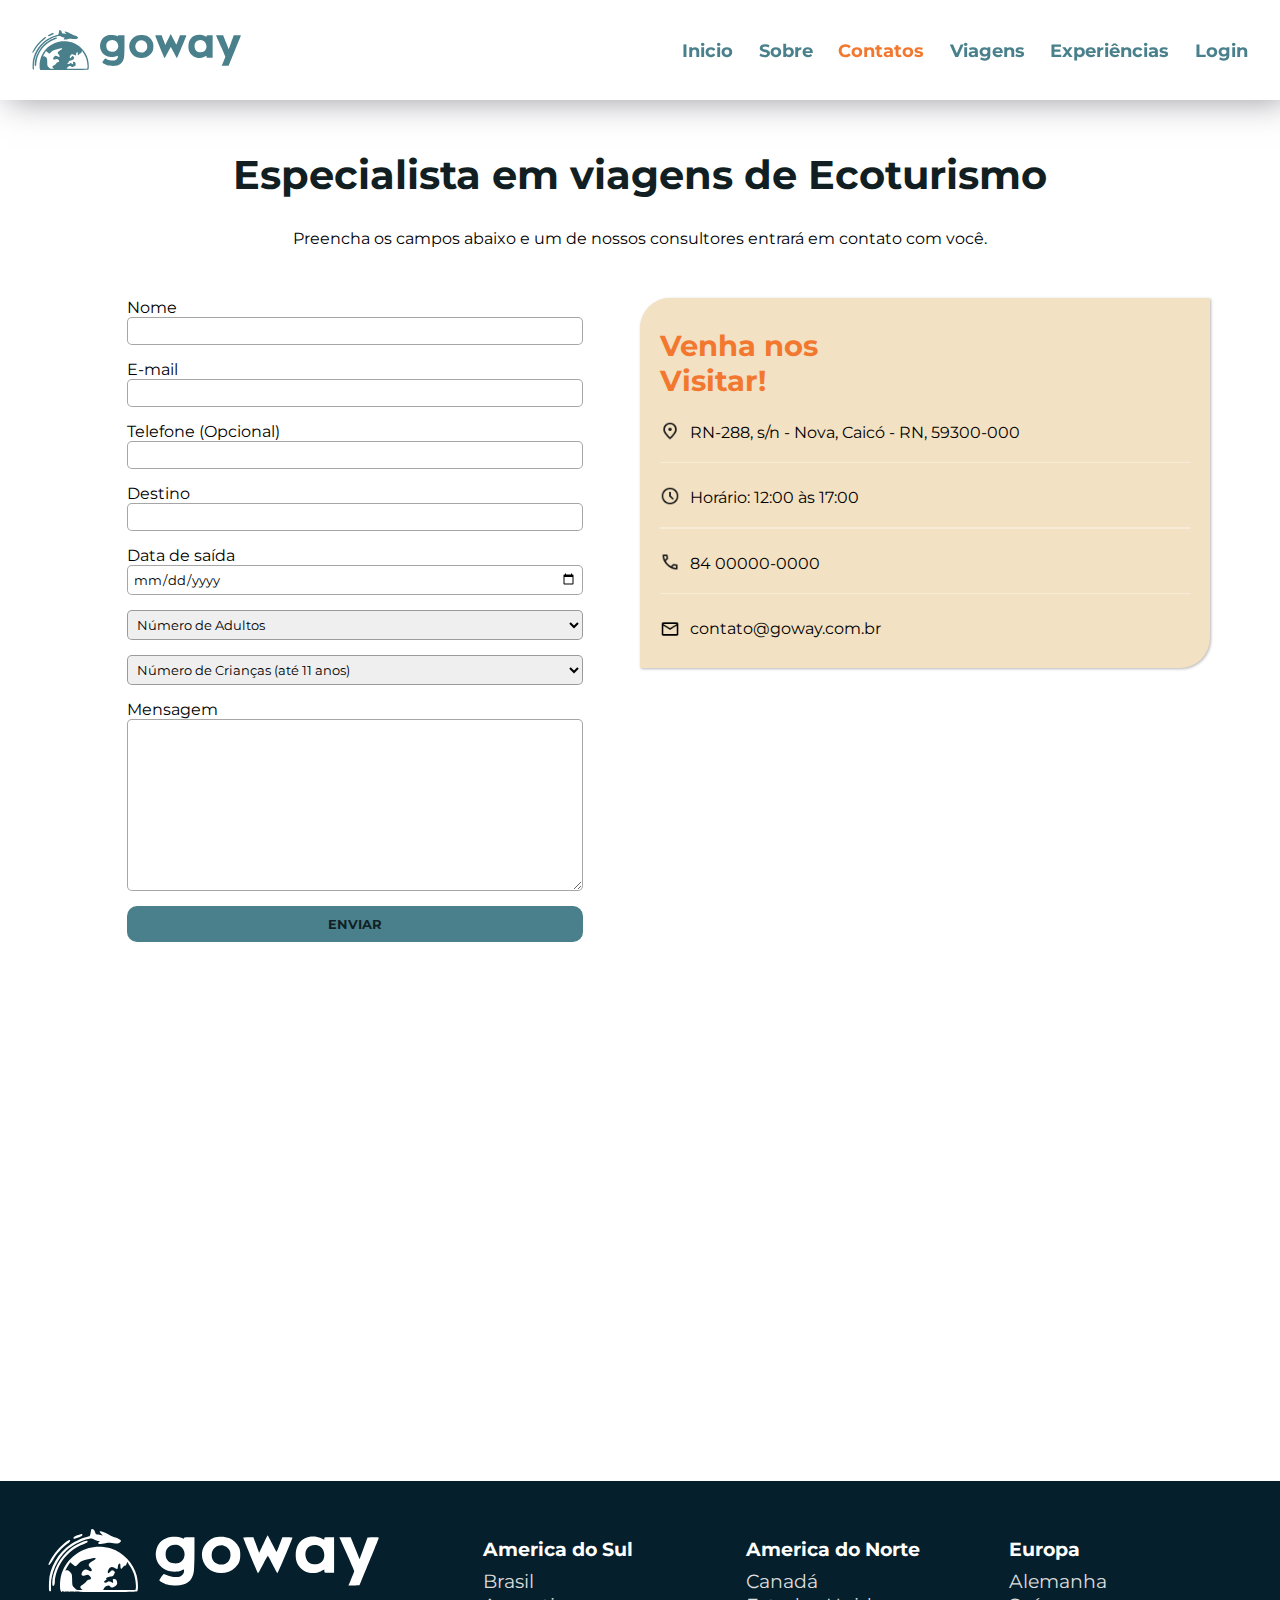
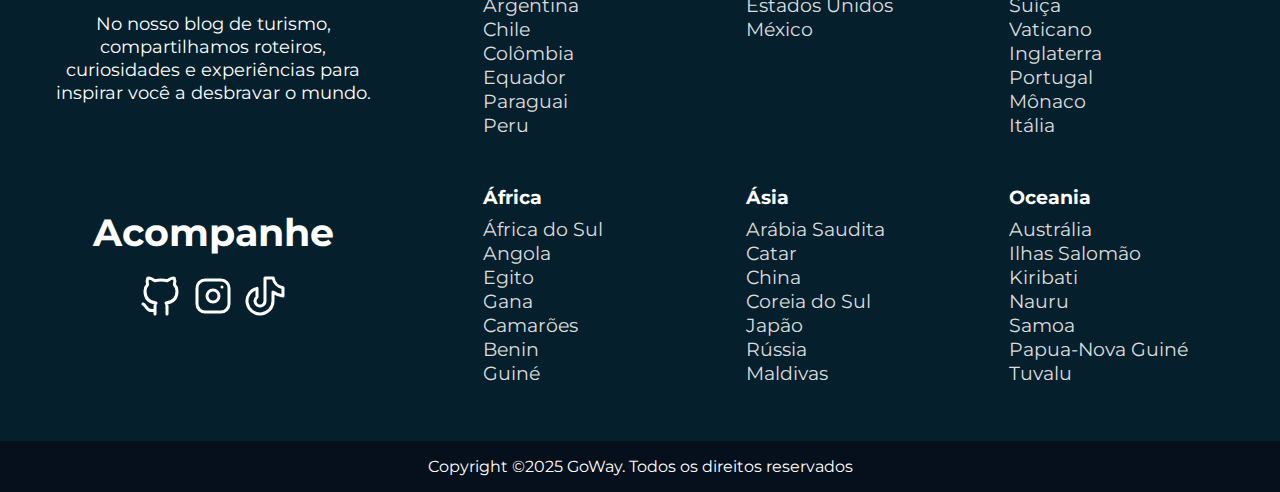
<file: Maria/contato.html>
<!DOCTYPE html>
<html lang="pt-br">
<head>
    <meta charset="UTF-8">
    <meta name="viewport" content="width=device-width, initial-scale=1.0, maximum-scale=1.0, user-scalable=0">
    <title>GoWay - Contatos</title>
    <link rel="stylesheet" href="styles/contato.css">
    <link rel="stylesheet" href="styles/header.css">
    <link rel="stylesheet" href="styles/footer.css">
    <link rel="shortcut icon" href="media/icons/Icon.ico" type="image/x-icon">
</head>
<body>
    <div class="container">
        <header>
            <a href="../Davi/landing_page.html">
                <img src="media/icons/Logo.svg" alt="Logo" id="logo">
            </a>
            <nav>
                <div class="btn-menu-container">
                    <svg xmlns="http://www.w3.org/2000/svg" viewBox="0 0 24 24" fill="none" stroke="currentColor" stroke-linecap="round" stroke-linejoin="round" width="32" height="32" stroke-width="2" id="btn-menu-close">
                        <path d="M18 6l-12 12"></path>
                        <path d="M6 6l12 12"></path>
                    </svg>
                </div>
                <ul class="menu">
                    <li><a href="../Davi/landing_page.html">Inicio</a></li>
                    <li><a href="../Cecilya/sobre/sobre.html">Sobre</a></li>
                    <li><a href="#" class="marcado">Contatos</a></li>
                    <li><a href="../Ana Clara/viagens.html">Viagens</a></li>
                    <li><a href="experiencias.html">Experiências</a></li>
                    <li><a href="../Davi/login.html">Login</a></li>
                </ul>
            </nav>
            <svg xmlns="http://www.w3.org/2000/svg" viewBox="0 0 24 24" fill="none" stroke="currentColor" stroke-linecap="round" stroke-linejoin="round" width="32" height="32" stroke-width="2" id="btn-menu-open">
                <path d="M4 6l16 0"></path>
                <path d="M4 12l16 0"></path>
                <path d="M4 18l16 0"></path>
            </svg>
        </header>
        <main>
            <h1>Especialista em viagens de Ecoturismo</h1>                    
            <p>Preencha os campos abaixo e um de nossos consultores entrará em contato com você.</p>
            <div class="conteudo">
                <form action="">
                    <label for="nome">Nome</label>
                    <input type="text" name="nome" id="nome">
                    <label for="email">E-mail</label>
                    <input type="text" name="email" id="email">
                    <label for="tel">Telefone (Opcional)</label>
                    <input type="tel" name="tel" id="tel">
                    <label for="destino">Destino</label>
                    <input type="text" name="destino" id="destino">
                    <label for="data">Data de saída</label>
                    <input type="date" name="data" id="data">
                    <select name="adultos" id="adultos">
                        <option value="0">Número de Adultos</option>
                        <option value="1">1</option>
                        <option value="2">2</option>
                        <option value="3">3</option>
                        <option value="4">4</option>
                        <option value="5">5</option>
                        <option value="6">6</option>
                        <option value="7">7</option>
                        <option value="8">8</option>
                    </select>
                    <select name="criancas" id="criancas">
                        <option value="0">Número de Crianças (até 11 anos)</option>
                        <option value="1">1</option>
                        <option value="2">2</option>
                        <option value="3">3</option>
                        <option value="4">4</option>
                        <option value="5">5</option>
                        <option value="6">6</option>
                        <option value="7">7</option>
                        <option value="8">8</option>
                    </select>
                    <label for="msg">Mensagem</label>
                    <textarea name="msg" id="msg" cols="30" rows="10"></textarea>
                    <input type="button" value="ENVIAR">
                </form>
                <div class="contatos">
                    <h2>Venha nos <br> Visitar!</h2>
                    <p id="endereco">RN-288, s/n - Nova, Caicó - RN, 59300-000</p>
                    <span class="row"></span>
                    <p id="horario">Horário: 12:00 às 17:00</p>
                    <span class="row"></span>
                    <p id="contato">84 00000-0000</p>
                    <span class="row"></span>
                    <p id="email">contato@goway.com.br</p>
                </div>
            </div>
        </main>
        <iframe src="https://www.google.com/maps/embed?pb=!1m18!1m12!1m3!1d15858.499590665464!2d-37.0737152!3d-6.4421888!2m3!1f0!2f0!3f0!3m2!1i1024!2i768!4f13.1!3m3!1m2!1s0x7afec3b2216fb6d%3A0xfd0a7ee7ca8257a9!2sIFRN%20Campus%20Caic%C3%B3!5e0!3m2!1spt-BR!2sbr!4v1739553698638!5m2!1spt-BR!2sbr" width="100%" height="450" style="border:0;" allowfullscreen="" loading="lazy" referrerpolicy="no-referrer-when-downgrade"></iframe>
        <footer>
            <div class="logo-container">
                <a href="../Davi/landing_page.html">
                    <img src="media/icons/Logo footer.svg" alt="Logo">
                </a>
                <p>No nosso blog de turismo, compartilhamos roteiros, curiosidades e experiências para inspirar você a desbravar o mundo.</p>
            </div>
            <div class="follow-containter">
                <h2>Acompanhe</h2>
                <div class="icons">
                    <a href="https://github.com/davi-1903/GoWay" target="_blank">
                        <svg xmlns="http://www.w3.org/2000/svg" viewBox="0 0 24 24" fill="none" stroke="currentColor"
                            stroke-linecap="round" stroke-linejoin="round" width="48" height="48" stroke-width="1.5">
                            <path
                                d="M9 19c-4.3 1.4 -4.3 -2.5 -6 -3m12 5v-3.5c0 -1 .1 -1.4 -.5 -2c2.8 -.3 5.5 -1.4 5.5 -6a4.6 4.6 0 0 0 -1.3 -3.2a4.2 4.2 0 0 0 -.1 -3.2s-1.1 -.3 -3.5 1.3a12.3 12.3 0 0 0 -6.2 0c-2.4 -1.6 -3.5 -1.3 -3.5 -1.3a4.2 4.2 0 0 0 -.1 3.2a4.6 4.6 0 0 0 -1.3 3.2c0 4.6 2.7 5.7 5.5 6c-.6 .6 -.6 1.2 -.5 2v3.5">
                            </path>
                        </svg>
                    </a>
                    <a href="https://instagram.com/infoweb.2023.1" target="_blank">
                        <svg xmlns="http://www.w3.org/2000/svg" viewBox="0 0 24 24" fill="none" stroke="currentColor"
                            stroke-linecap="round" stroke-linejoin="round" width="48" height="48" stroke-width="1.5">
                            <path d="M4 4m0 4a4 4 0 0 1 4 -4h8a4 4 0 0 1 4 4v8a4 4 0 0 1 -4 4h-8a4 4 0 0 1 -4 -4z">
                            </path>
                            <path d="M12 12m-3 0a3 3 0 1 0 6 0a3 3 0 1 0 -6 0"></path>
                            <path d="M16.5 7.5l0 .01"></path>
                        </svg>
                    </a>
                    <a href="https://www.tiktok.com/@infoweb2023.2?is_from_webapp=1&sender_device=pc" target="_blank">
                        <svg xmlns="http://www.w3.org/2000/svg" viewBox="0 0 24 24" fill="none" stroke="currentColor"
                            stroke-linecap="round" stroke-linejoin="round" width="48" height="48" stroke-width="1.5">
                            <path
                                d="M21 7.917v4.034a9.948 9.948 0 0 1 -5 -1.951v4.5a6.5 6.5 0 1 1 -8 -6.326v4.326a2.5 2.5 0 1 0 4 2v-11.5h4.083a6.005 6.005 0 0 0 4.917 4.917z">
                            </path>
                        </svg>
                    </a>
                </div>
            </div>
            <div class="trips-container">
                <ul>
                    <li>America do Sul</li>
                    <li><a href="#">Brasil</a></li>
                    <li><a href="#">Argentina</a></li>
                    <li><a href="#">Chile</a></li>
                    <li><a href="#">Colômbia</a></li>
                    <li><a href="#">Equador</a></li>
                    <li><a href="#">Paraguai</a></li>
                    <li><a href="#">Peru</a></li>
                </ul>
                <ul>
                    <li>America do Norte</li>
                    <li><a href="#">Canadá</a></li>
                    <li><a href="#">Estados Unidos</a></li>
                    <li><a href="#">México</a></li>
                </ul>
                <ul>
                    <li>Europa</li>
                    <li><a href="#">Alemanha</a></li>
                    <li><a href="#">Suíça</a></li>
                    <li><a href="#">Vaticano</a></li>
                    <li><a href="#">Inglaterra</a></li>
                    <li><a href="#">Portugal</a></li>
                    <li><a href="#">Mônaco</a></li>
                    <li><a href="#">Itália</a></li>
                </ul>
                <ul>
                    <li>África</li>
                    <li><a href="#">África do Sul</a></li>
                    <li><a href="#">Angola</a></li>
                    <li><a href="#">Egito</a></li>
                    <li><a href="#">Gana</a></li>
                    <li><a href="#">Camarões</a></li>
                    <li><a href="#">Benin</a></li>
                    <li><a href="#">Guiné</a></li>
                </ul>
                <ul>
                    <li>Ásia</li>
                    <li><a href="#">Arábia Saudita</a></li>
                    <li><a href="#">Catar</a></li>
                    <li><a href="#">China</a></li>
                    <li><a href="#">Coreia do Sul</a></li>
                    <li><a href="#">Japão</a></li>
                    <li><a href="#">Rússia</a></li>
                    <li><a href="#">Maldivas</a></li>
                </ul>
                <ul>
                    <li>Oceania</li>
                    <li><a href="#">Austrália</a></li>
                    <li><a href="#">Ilhas Salomão</a></li>
                    <li><a href="#">Kiribati</a></li>
                    <li><a href="#">Nauru</a></li>
                    <li><a href="#">Samoa</a></li>
                    <li><a href="#">Papua-Nova Guiné</a></li>
                    <li><a href="#">Tuvalu</a></li>
                </ul>
            </div>
            <div class="info-container">
                <p>Copyright ©2025 GoWay. Todos os direitos reservados</p>
            </div>
        </footer>
    </div>

    <script src="script/menu.js"></script>
</body>
</html>
</file>
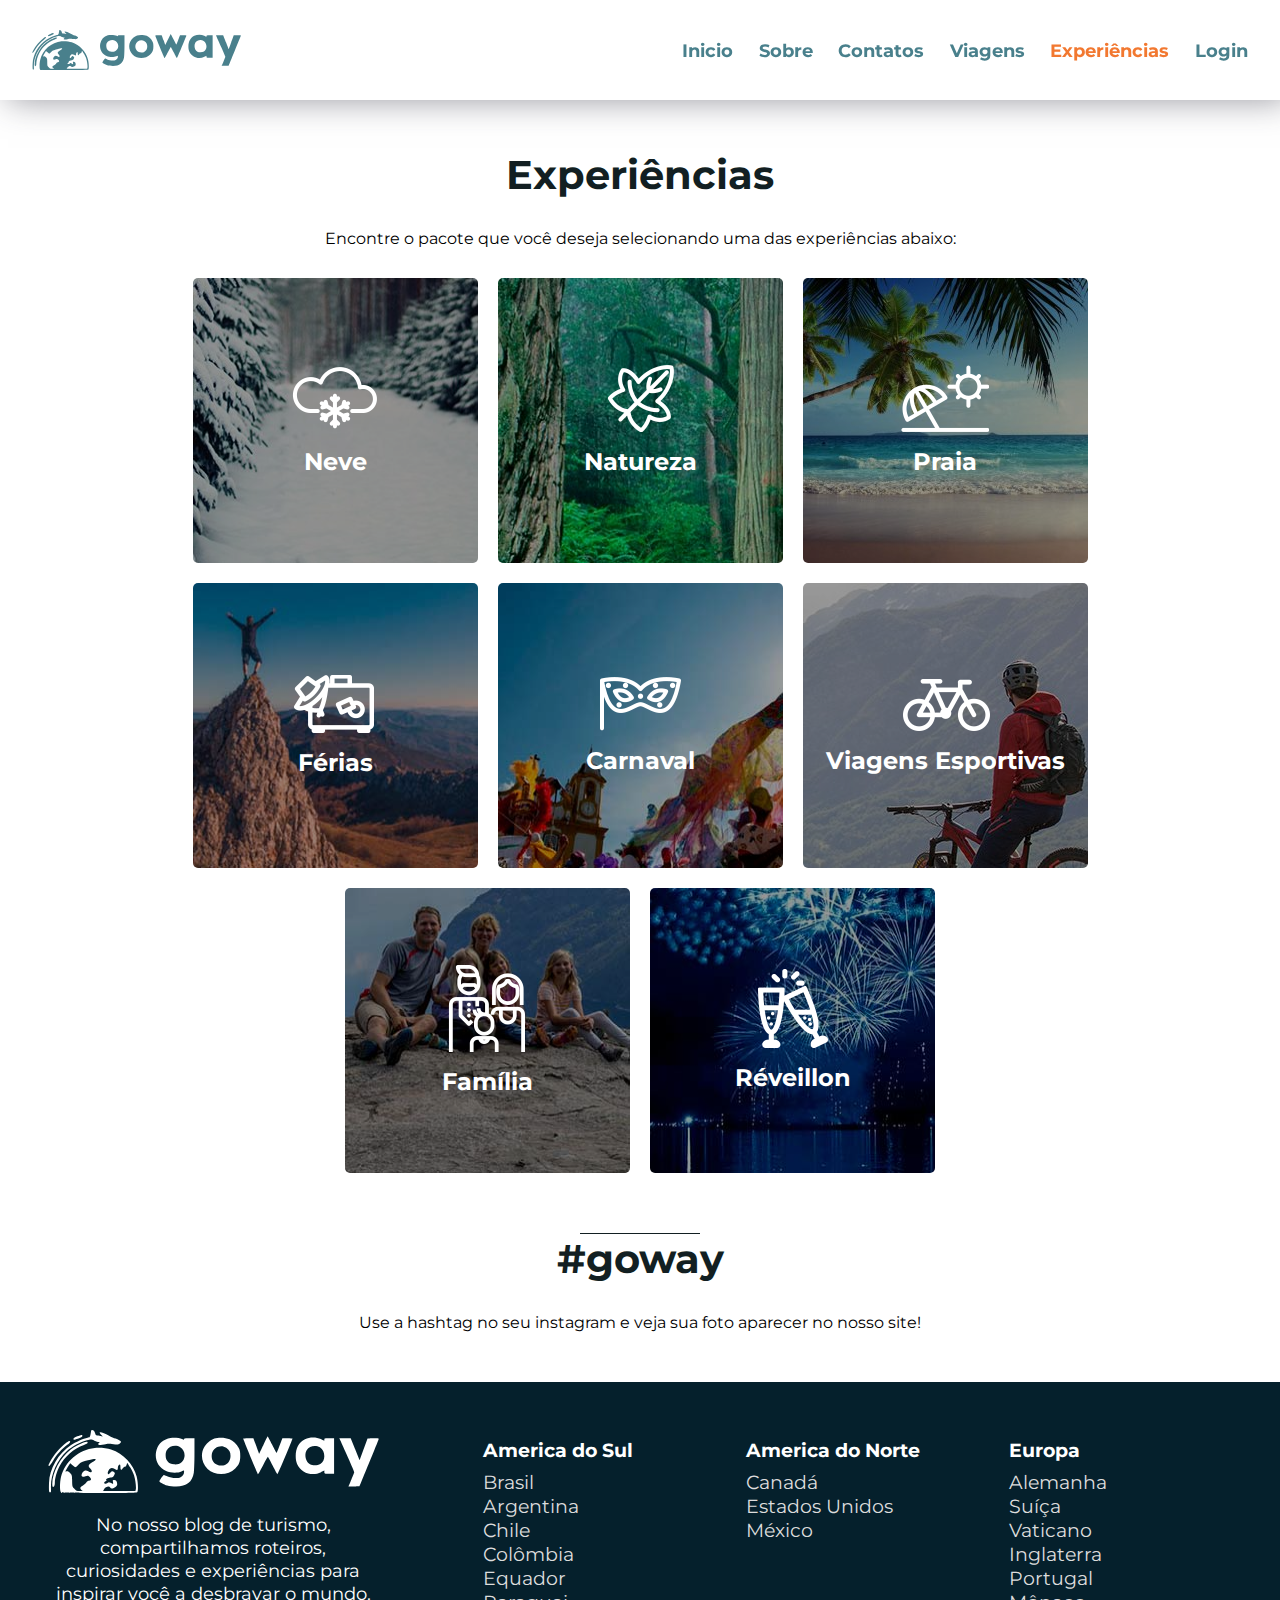
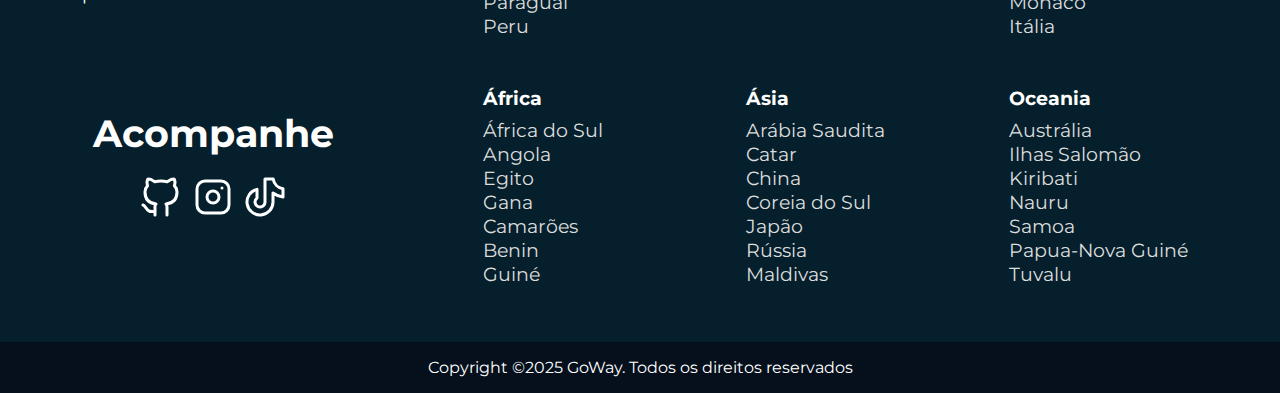
<file: Maria/experiencias.html>
<!DOCTYPE html>
<html lang="pt-br">
<head>
    <meta charset="UTF-8">
    <meta name="viewport" content="width=device-width, initial-scale=1.0">
    <title>GoWay - Experiências</title>
    <link rel="stylesheet" href="styles/header.css">
    <link rel="stylesheet" href="styles/experiencias.css">
    <link rel="stylesheet" href="styles/footer.css">
    <link rel="shortcut icon" href="media/icons/Icon.ico" type="image/x-icon">
</head>
<body>
    <div class="container">
        <header>
            <a href="../Davi/landing_page.html">
                <img src="media/icons/Logo.svg" alt="Logo" id="logo">
            </a>
            <nav>
                <div class="btn-menu-container">
                    <svg xmlns="http://www.w3.org/2000/svg" viewBox="0 0 24 24" fill="none" stroke="currentColor" stroke-linecap="round" stroke-linejoin="round" width="32" height="32" stroke-width="2" id="btn-menu-close">
                        <path d="M18 6l-12 12"></path>
                        <path d="M6 6l12 12"></path>
                    </svg>
                </div>
                <ul class="menu">
                    <li><a href="../Davi/landing_page.html">Inicio</a></li>
                    <li><a href="../Cecilya/sobre/sobre.html">Sobre</a></li>
                    <li><a href="contato.html">Contatos</a></li>
                    <li><a href="../Ana Clara/viagens.html">Viagens</a></li>
                    <li><a href="#" class="marcado">Experiências</a></li>
                    <li><a href="../Davi/login.html">Login</a></li>
                </ul>
            </nav>
            <svg xmlns="http://www.w3.org/2000/svg" viewBox="0 0 24 24" fill="none" stroke="currentColor" stroke-linecap="round" stroke-linejoin="round" width="32" height="32" stroke-width="2" id="btn-menu-open">
                <path d="M4 6l16 0"></path>
                <path d="M4 12l16 0"></path>
                <path d="M4 18l16 0"></path>
            </svg>
        </header>
        <main>
            <h1>Experiências</h1>
            <p>Encontre o pacote que você deseja selecionando uma das experiências abaixo:</p>
            <div class="destaques">
                <div id="neve">
                    <img src="media/icons/icon-neve-branco.png" alt="neve">
                    <h2>Neve</h2>
                    <div class="fundo">
                        <img src="media/destaques/neve-destaque-285x282.jpg" alt="neve">
                    </div>
                </div>
                <div id="natureza">
                    <img src="media/icons/icon-natureza-branco.png" alt="natureza">
                    <h2>Natureza</h2>
                    <div class="fundo">
                        <img src="media/destaques/natureza-destaque.jpg" alt="natureza">
                    </div>
                </div>
                <div id="praia">
                    <img src="media/icons/icon-praia-branco.png" alt="praia">
                    <h2>Praia</h2>
                    <div class="fundo">
                        <img src="media/destaques/Experiencias_Praia-285x285.jpg" alt="praia">
                    </div>
                </div>
                <div id="ferias">
                    <img src="media/icons/icon-ferias-branco.png" alt="ferias">
                    <h2>Férias</h2>
                    <div class="fundo">
                        <img src="media/destaques/ferias-destaque.jpg" alt="experiencias">
                    </div>
                </div>
                <div id="carnaval">
                    <img src="media/icons/icon-carnaval-branco.png" alt="carnaval">
                    <h2>Carnaval</h2>
                    <div class="fundo">
                        <img src="media/destaques/carnaval-destaque.jpg" alt="carnaval">
                    </div>
                </div>
                <div id="viagens">
                    <img src="media/icons/icon-viagens-esportivas-branco.png" alt="viagens">
                    <h2>Viagens Esportivas</h2>
                    <div class="fundo">
                        <img src="media/destaques/viagens-esportivas-destaque-285x285.jpg" alt="viagens">
                    </div>
                </div>
                <div id="familia">
                    <img src="media/icons/icon-familia-branco.png" alt="familia">
                    <h2>Família</h2>
                    <div class="fundo">
                        <img src="media/destaques/familia-destaque.jpg" alt="familia">
                    </div>
                </div>
                <div id="reveillon">
                    <img src="media/icons/icon-reveillon-branco.png" alt="familia">
                    <h2>Réveillon</h2>
                    <div class="fundo">
                        <img src="media/destaques/reveillon-destaque.jpg" alt="reveillon">
                    </div>
                </div>
            </div>
            <hr>
            <span class="row"></span>
            <h1>#goway</h1>
            <p>Use a hashtag no seu instagram e veja sua foto aparecer no nosso site!</p>
        </main>
        <footer>
            <div class="logo-container">
                <a href="../Davi/landing_page.html">
                    <img src="media/icons/Logo footer.svg" alt="Logo">
                </a>
                <p>No nosso blog de turismo, compartilhamos roteiros, curiosidades e experiências para inspirar você a desbravar o mundo.</p>
            </div>
            <div class="follow-containter">
                <h2>Acompanhe</h2>
                <div class="icons">
                    <a href="https://github.com/davi-1903/GoWay" target="_blank">
                        <svg xmlns="http://www.w3.org/2000/svg" viewBox="0 0 24 24" fill="none" stroke="currentColor"
                            stroke-linecap="round" stroke-linejoin="round" width="48" height="48" stroke-width="1.5">
                            <path
                                d="M9 19c-4.3 1.4 -4.3 -2.5 -6 -3m12 5v-3.5c0 -1 .1 -1.4 -.5 -2c2.8 -.3 5.5 -1.4 5.5 -6a4.6 4.6 0 0 0 -1.3 -3.2a4.2 4.2 0 0 0 -.1 -3.2s-1.1 -.3 -3.5 1.3a12.3 12.3 0 0 0 -6.2 0c-2.4 -1.6 -3.5 -1.3 -3.5 -1.3a4.2 4.2 0 0 0 -.1 3.2a4.6 4.6 0 0 0 -1.3 3.2c0 4.6 2.7 5.7 5.5 6c-.6 .6 -.6 1.2 -.5 2v3.5">
                            </path>
                        </svg>
                    </a>
                    <a href="https://instagram.com/infoweb.2023.1" target="_blank">
                        <svg xmlns="http://www.w3.org/2000/svg" viewBox="0 0 24 24" fill="none" stroke="currentColor"
                            stroke-linecap="round" stroke-linejoin="round" width="48" height="48" stroke-width="1.5">
                            <path d="M4 4m0 4a4 4 0 0 1 4 -4h8a4 4 0 0 1 4 4v8a4 4 0 0 1 -4 4h-8a4 4 0 0 1 -4 -4z">
                            </path>
                            <path d="M12 12m-3 0a3 3 0 1 0 6 0a3 3 0 1 0 -6 0"></path>
                            <path d="M16.5 7.5l0 .01"></path>
                        </svg>
                    </a>
                    <a href="https://www.tiktok.com/@infoweb2023.2?is_from_webapp=1&sender_device=pc" target="_blank">
                        <svg xmlns="http://www.w3.org/2000/svg" viewBox="0 0 24 24" fill="none" stroke="currentColor"
                            stroke-linecap="round" stroke-linejoin="round" width="48" height="48" stroke-width="1.5">
                            <path
                                d="M21 7.917v4.034a9.948 9.948 0 0 1 -5 -1.951v4.5a6.5 6.5 0 1 1 -8 -6.326v4.326a2.5 2.5 0 1 0 4 2v-11.5h4.083a6.005 6.005 0 0 0 4.917 4.917z">
                            </path>
                        </svg>
                    </a>
                </div>
            </div>
            <div class="trips-container">
                <ul>
                    <li>America do Sul</li>
                    <li><a href="#">Brasil</a></li>
                    <li><a href="#">Argentina</a></li>
                    <li><a href="#">Chile</a></li>
                    <li><a href="#">Colômbia</a></li>
                    <li><a href="#">Equador</a></li>
                    <li><a href="#">Paraguai</a></li>
                    <li><a href="#">Peru</a></li>
                </ul>
                <ul>
                    <li>America do Norte</li>
                    <li><a href="#">Canadá</a></li>
                    <li><a href="#">Estados Unidos</a></li>
                    <li><a href="#">México</a></li>
                </ul>
                <ul>
                    <li>Europa</li>
                    <li><a href="#">Alemanha</a></li>
                    <li><a href="#">Suíça</a></li>
                    <li><a href="#">Vaticano</a></li>
                    <li><a href="#">Inglaterra</a></li>
                    <li><a href="#">Portugal</a></li>
                    <li><a href="#">Mônaco</a></li>
                    <li><a href="#">Itália</a></li>
                </ul>
                <ul>
                    <li>África</li>
                    <li><a href="#">África do Sul</a></li>
                    <li><a href="#">Angola</a></li>
                    <li><a href="#">Egito</a></li>
                    <li><a href="#">Gana</a></li>
                    <li><a href="#">Camarões</a></li>
                    <li><a href="#">Benin</a></li>
                    <li><a href="#">Guiné</a></li>
                </ul>
                <ul>
                    <li>Ásia</li>
                    <li><a href="#">Arábia Saudita</a></li>
                    <li><a href="#">Catar</a></li>
                    <li><a href="#">China</a></li>
                    <li><a href="#">Coreia do Sul</a></li>
                    <li><a href="#">Japão</a></li>
                    <li><a href="#">Rússia</a></li>
                    <li><a href="#">Maldivas</a></li>
                </ul>
                <ul>
                    <li>Oceania</li>
                    <li><a href="#">Austrália</a></li>
                    <li><a href="#">Ilhas Salomão</a></li>
                    <li><a href="#">Kiribati</a></li>
                    <li><a href="#">Nauru</a></li>
                    <li><a href="#">Samoa</a></li>
                    <li><a href="#">Papua-Nova Guiné</a></li>
                    <li><a href="#">Tuvalu</a></li>
                </ul>
            </div>
            <div class="info-container">
                <p>Copyright ©2025 GoWay. Todos os direitos reservados</p>
            </div>
        </footer>
    </div>

    <script src="script/menu.js"></script>
</body>
</html>
</file>
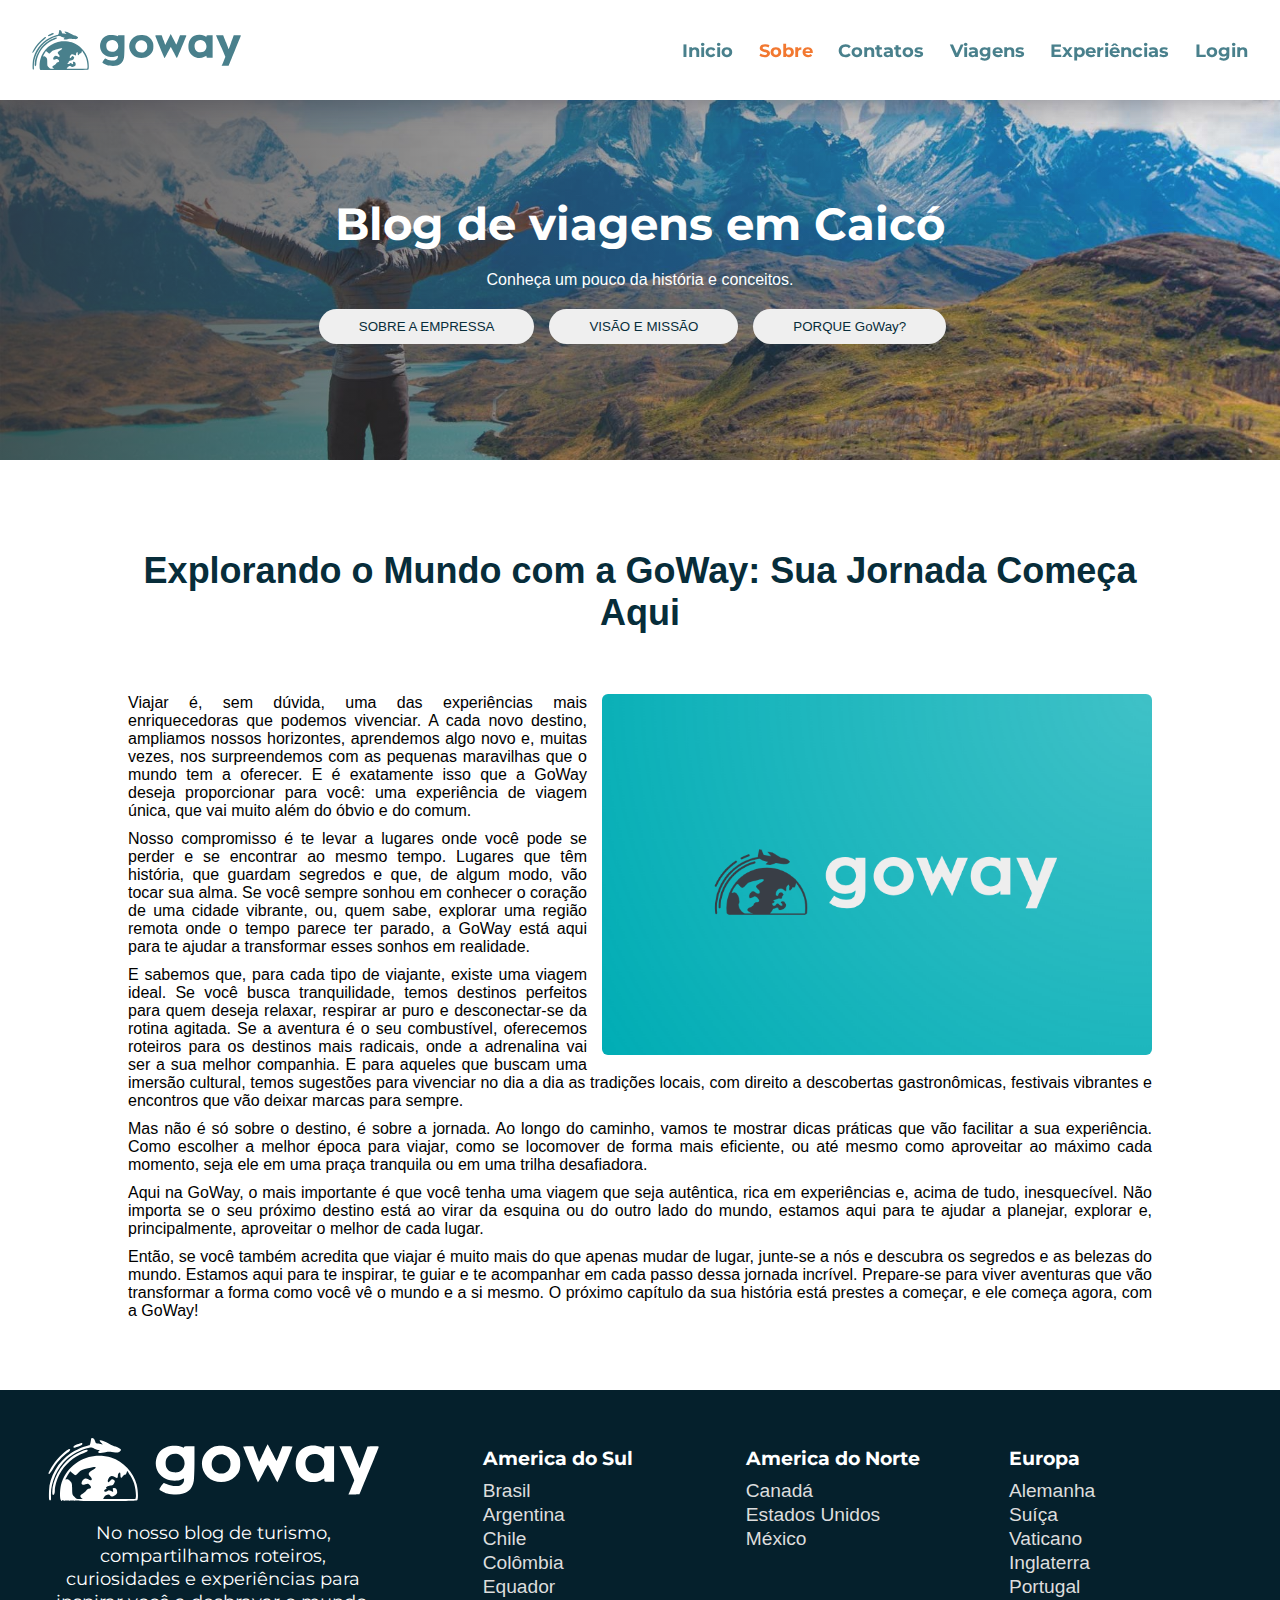
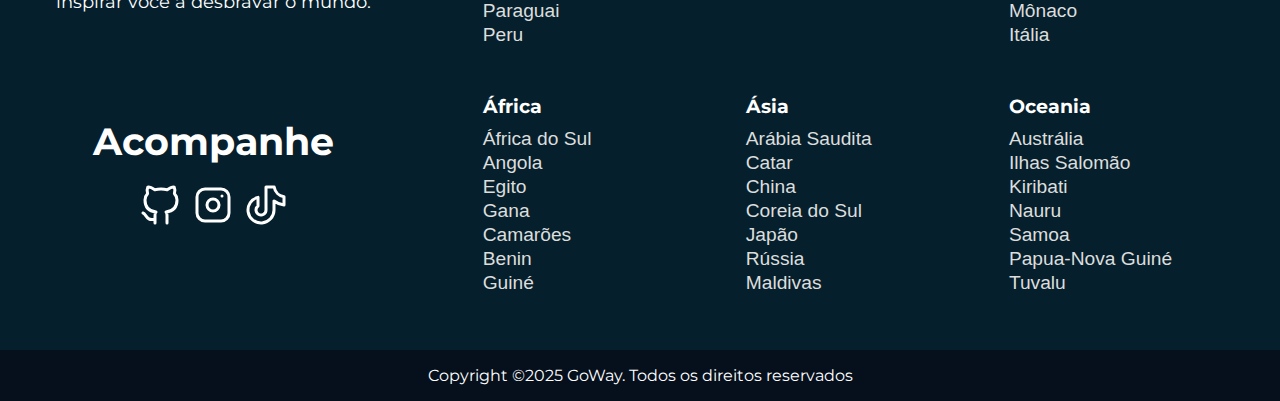
<file: Cecilya/sobre/sobre.html>
<!DOCTYPE html>
<html lang="pt-br">

<head>
    <meta charset="UTF-8">
    <meta name="viewport" content="width=device-width, initial-scale=1.0, maximum-scale=1.0, user-scalable=0">
    <title>GoWay - Sobre</title>
    <link rel="stylesheet" href="../styles/header.css">
    <link rel="stylesheet" href="../styles/sobre.css">
    <link rel="stylesheet" href="../styles/footer.css">
    <link rel="shortcut icon" href="../imagens/Icon.ico" type="image/x-icon">
</head>

<body>

    <div class="container">
        <header>
            <a href="../../Davi/landing_page.html">
                <img src="../../Davi/media/icons/Logo.svg" alt="Logo" id="logo">
            </a>
            <nav>
                <div class="btn-menu-container">
                    <svg xmlns="http://www.w3.org/2000/svg" viewBox="0 0 24 24" fill="none" stroke="currentColor" stroke-linecap="round" stroke-linejoin="round" width="32" height="32" stroke-width="2" id="btn-menu-close">
                        <path d="M18 6l-12 12"></path>
                        <path d="M6 6l12 12"></path>
                    </svg>
                </div>
                <ul class="menu">
                    <li><a href="../../Davi/landing_page.html">Inicio</a></li>
                    <li><a href="#" class="marcado">Sobre</a></li>
                    <li><a href="../../Maria/contato.html">Contatos</a></li>
                    <li><a href="../../Ana Clara/viagens.html">Viagens</a></li>
                    <li><a href="../../Maria/experiencias.html">Experiências</a></li>
                    <li><a href="../../Davi/login.html">Login</a></li>
                </ul>
            </nav>
            <svg xmlns="http://www.w3.org/2000/svg" viewBox="0 0 24 24" fill="none" stroke="currentColor" stroke-linecap="round" stroke-linejoin="round" width="32" height="32" stroke-width="2" id="btn-menu-open">
                <path d="M4 6l16 0"></path>
                <path d="M4 12l16 0"></path>
                <path d="M4 18l16 0"></path>
            </svg>
        </header>
        <main>
            <article id="imagem">
                <h1>Blog de viagens em Caicó</h1>
                <p>Conheça um pouco da história e conceitos.</p>
                <div class="butons">
                    <button>SOBRE A EMPRESSA</button>
                    <button>VISÃO E MISSÃO</button>
                    <button>PORQUE GoWay?</button>
                </div>
            </article>
            <article id="textsobre">
                <h1>Explorando o Mundo com a GoWay: Sua Jornada Começa Aqui</h1>
                <img src="../sobre/imagens/Logo.png" alt="">
                <p>Viajar é, sem dúvida, uma das experiências mais enriquecedoras que podemos vivenciar. A cada novo destino, ampliamos nossos horizontes, aprendemos algo novo e, muitas vezes, nos surpreendemos com as pequenas maravilhas que o mundo tem a oferecer. E é exatamente isso que a GoWay deseja proporcionar para você: uma experiência de viagem única, que vai muito além do óbvio e do comum.</p>
                <p>Nosso compromisso é te levar a lugares onde você pode se perder e se encontrar ao mesmo tempo. Lugares que têm história, que guardam segredos e que, de algum modo, vão tocar sua alma. Se você sempre sonhou em conhecer o coração de uma cidade vibrante, ou, quem sabe, explorar uma região remota onde o tempo parece ter parado, a GoWay está aqui para te ajudar a transformar esses sonhos em realidade.</p>
                <p>E sabemos que, para cada tipo de viajante, existe uma viagem ideal. Se você busca tranquilidade, temos destinos perfeitos para quem deseja relaxar, respirar ar puro e desconectar-se da rotina agitada. Se a aventura é o seu combustível, oferecemos roteiros para os destinos mais radicais, onde a adrenalina vai ser a sua melhor companhia. E para aqueles que buscam uma imersão cultural, temos sugestões para vivenciar no dia a dia as tradições locais, com direito a descobertas gastronômicas, festivais vibrantes e encontros que vão deixar marcas para sempre.</p>
                <p>Mas não é só sobre o destino, é sobre a jornada. Ao longo do caminho, vamos te mostrar dicas práticas que vão facilitar a sua experiência. Como escolher a melhor época para viajar, como se locomover de forma mais eficiente, ou até mesmo como aproveitar ao máximo cada momento, seja ele em uma praça tranquila ou em uma trilha desafiadora.</p>
                <p>Aqui na GoWay, o mais importante é que você tenha uma viagem que seja autêntica, rica em experiências e, acima de tudo, inesquecível. Não importa se o seu próximo destino está ao virar da esquina ou do outro lado do mundo, estamos aqui para te ajudar a planejar, explorar e, principalmente, aproveitar o melhor de cada lugar.</p>
                <p>Então, se você também acredita que viajar é muito mais do que apenas mudar de lugar, junte-se a nós e descubra os segredos e as belezas do mundo. Estamos aqui para te inspirar, te guiar e te acompanhar em cada passo dessa jornada incrível. Prepare-se para viver aventuras que vão transformar a forma como você vê o mundo e a si mesmo. O próximo capítulo da sua história está prestes a começar, e ele começa agora, com a GoWay!</p>
            </article>
        </main>
        <footer>
            <div class="logo-container">
                <a href="../../Davi/landing_page.html">
                    <img src="../imagens/Logo footer.svg" alt="Logo">
                </a>
                <p>No nosso blog de turismo, compartilhamos roteiros, curiosidades e experiências para inspirar você a desbravar o mundo.</p>
            </div>
            <div class="follow-containter">
                <h2>Acompanhe</h2>
                <div class="icons">
                    <a href="https://github.com/davi-1903/GoWay" target="_blank">
                        <svg xmlns="http://www.w3.org/2000/svg" viewBox="0 0 24 24" fill="none" stroke="currentColor"
                            stroke-linecap="round" stroke-linejoin="round" width="48" height="48" stroke-width="1.5">
                            <path
                                d="M9 19c-4.3 1.4 -4.3 -2.5 -6 -3m12 5v-3.5c0 -1 .1 -1.4 -.5 -2c2.8 -.3 5.5 -1.4 5.5 -6a4.6 4.6 0 0 0 -1.3 -3.2a4.2 4.2 0 0 0 -.1 -3.2s-1.1 -.3 -3.5 1.3a12.3 12.3 0 0 0 -6.2 0c-2.4 -1.6 -3.5 -1.3 -3.5 -1.3a4.2 4.2 0 0 0 -.1 3.2a4.6 4.6 0 0 0 -1.3 3.2c0 4.6 2.7 5.7 5.5 6c-.6 .6 -.6 1.2 -.5 2v3.5">
                            </path>
                        </svg>
                    </a>
                    <a href="https://instagram.com/infoweb.2023.1" target="_blank">
                        <svg xmlns="http://www.w3.org/2000/svg" viewBox="0 0 24 24" fill="none" stroke="currentColor"
                            stroke-linecap="round" stroke-linejoin="round" width="48" height="48" stroke-width="1.5">
                            <path d="M4 4m0 4a4 4 0 0 1 4 -4h8a4 4 0 0 1 4 4v8a4 4 0 0 1 -4 4h-8a4 4 0 0 1 -4 -4z">
                            </path>
                            <path d="M12 12m-3 0a3 3 0 1 0 6 0a3 3 0 1 0 -6 0"></path>
                            <path d="M16.5 7.5l0 .01"></path>
                        </svg>
                    </a>
                    <a href="https://www.tiktok.com/@infoweb2023.2?is_from_webapp=1&sender_device=pc" target="_blank">
                        <svg xmlns="http://www.w3.org/2000/svg" viewBox="0 0 24 24" fill="none" stroke="currentColor"
                            stroke-linecap="round" stroke-linejoin="round" width="48" height="48" stroke-width="1.5">
                            <path
                                d="M21 7.917v4.034a9.948 9.948 0 0 1 -5 -1.951v4.5a6.5 6.5 0 1 1 -8 -6.326v4.326a2.5 2.5 0 1 0 4 2v-11.5h4.083a6.005 6.005 0 0 0 4.917 4.917z">
                            </path>
                        </svg>
                    </a>
                </div>
            </div>
            <div class="trips-container">
                <ul>
                    <li>America do Sul</li>
                    <li><a href="#">Brasil</a></li>
                    <li><a href="#">Argentina</a></li>
                    <li><a href="#">Chile</a></li>
                    <li><a href="#">Colômbia</a></li>
                    <li><a href="#">Equador</a></li>
                    <li><a href="#">Paraguai</a></li>
                    <li><a href="#">Peru</a></li>
                </ul>
                <ul>
                    <li>America do Norte</li>
                    <li><a href="#">Canadá</a></li>
                    <li><a href="#">Estados Unidos</a></li>
                    <li><a href="#">México</a></li>
                </ul>
                <ul>
                    <li>Europa</li>
                    <li><a href="#">Alemanha</a></li>
                    <li><a href="#">Suíça</a></li>
                    <li><a href="#">Vaticano</a></li>
                    <li><a href="#">Inglaterra</a></li>
                    <li><a href="#">Portugal</a></li>
                    <li><a href="#">Mônaco</a></li>
                    <li><a href="#">Itália</a></li>
                </ul>
                <ul>
                    <li>África</li>
                    <li><a href="#">África do Sul</a></li>
                    <li><a href="#">Angola</a></li>
                    <li><a href="#">Egito</a></li>
                    <li><a href="#">Gana</a></li>
                    <li><a href="#">Camarões</a></li>
                    <li><a href="#">Benin</a></li>
                    <li><a href="#">Guiné</a></li>
                </ul>
                <ul>
                    <li>Ásia</li>
                    <li><a href="#">Arábia Saudita</a></li>
                    <li><a href="#">Catar</a></li>
                    <li><a href="#">China</a></li>
                    <li><a href="#">Coreia do Sul</a></li>
                    <li><a href="#">Japão</a></li>
                    <li><a href="#">Rússia</a></li>
                    <li><a href="#">Maldivas</a></li>
                </ul>
                <ul>
                    <li>Oceania</li>
                    <li><a href="#">Austrália</a></li>
                    <li><a href="#">Ilhas Salomão</a></li>
                    <li><a href="#">Kiribati</a></li>
                    <li><a href="#">Nauru</a></li>
                    <li><a href="#">Samoa</a></li>
                    <li><a href="#">Papua-Nova Guiné</a></li>
                    <li><a href="#">Tuvalu</a></li>
                </ul>
            </div>
            <div class="info-container">
                <p>Copyright ©2025 GoWay. Todos os direitos reservados</p>
            </div>
        </footer>
    </div>
    
    <script src="../scripts/menu.js"></script>
</body>

</html>
</file>
<file: Ana Clara/header.css>
@charset "UTF-8";

@import url('https://fonts.googleapis.com/css2?family=Montserrat:ital,wght@0,100..900;1,100..900&family=Work+Sans:ital,wght@0,100..900;1,100..900&display=swap');

:root {
    --cor1: #49808C;
    --cor2: #94F2E1;
    --cor3: #81A649;
    --cor4: #F2E1C2;
    --cor5: #F27830;
    --shadow: #30304080;
    --cor6: #05202c;
    --font: 'Montserrat', sans-serif;
}

* {
    box-sizing: border-box;
    margin: 0;
    padding: 0;
    border: 0;
    font-family: var(--font);
}

header {
    z-index: 2;
    position: sticky;
    top: -1px;
    height: 100px;
    background-color: white;
    display: flex;
    align-items: center;
    justify-content: space-between;
    padding-inline: 2rem;
    box-shadow: .5rem 0 2rem var(--shadow);
}

header > a {
    height: 40%;
}

header > a #logo {
    height: 100%;
}

header nav > .menu {
    padding: 0;
    list-style-type: none;
    display: flex;
    gap: 1.6rem;
}

header nav > .menu a {
    position: relative;
    font: bold 1.15rem var(--font);
    text-decoration: none;
    color: var(--cor1);
    transition: all 125ms;
}

header nav > .menu a::before {
    z-index: -1;
    content: '';
    position: absolute;
    left: 0;
    bottom: -2px;
    width: 0;
    height: 2px;
    background-color: var(--cor5);
    border-radius: 1rem;
    transition: all 125ms;
}

header nav > .menu a:is(:hover, .marcado) {
    color: var(--cor5);
}

header nav > .btn-menu-container {
    display: none;
    box-sizing: content-box;
    height: 2.5rem;
    padding: .5rem;
    border-radius: .5rem .5rem 0 0;
    background-color: var(--cor1);
}

header nav > .btn-menu-container #btn-menu-close {
    float: right;
    cursor: pointer;
    box-sizing: content-box;
    stroke: white;
    padding: .25rem;
    border-radius: .25rem;
    transition: all 125ms;
}

header nav > .btn-menu-container #btn-menu-close:hover {
    background-color: var(--cor5);
}

header #btn-menu-open {
    cursor: pointer;
    display: none;
    box-sizing: content-box;
    padding: .25rem;
    border-radius: .25rem;
    transition: all 125ms;
    stroke: var(--cor1);
}

header #btn-menu-open:hover {
    background-color: #49808C30;
}

@media screen and (width < 900px) {
    header > a {
        height: 30%;
    }

    header #btn-menu-open {
        display: inline;
    }

    header nav {
        position: fixed;
        top: 1rem;
        right: -60%;
        border-radius: .5rem;
        height: calc(100vh - 2rem);
        width: min(60%, 20rem);
        background-color: white;
        transition: all 500ms ease-in-out;
        box-shadow: .5rem .25rem 1rem var(--shadow);
    }

    header nav.open {
        right: 1rem;
    }

    header nav > .btn-menu-container {
        display: block;
    }

    header nav > .menu {
        flex-direction: column;
        gap: 0;
    }

    header nav > .menu a {
        display: block;
        padding: 1rem;
    }

    header nav > .menu a:hover {
        background-color: #49808C30;
    }

    header nav > .menu a:is(:hover, .marcado)::before {
        width: 0;
    }
}
</file>
<file: Ana Clara/footer.css>
:root {
    --cor1: #49808C;
    --cor2: #94F2E1;
    --cor3: #81A649;
    --cor4: #F2E1C2;
    --cor5: #F27830;
    --cor6: #05202c;
    --shadow: #30304080;
    --font: 'Montserrat', sans-serif;
}

footer {
    background-color: var(--cor6);
    display: grid;
    grid-template: 1fr 1fr auto / 1fr 2fr;
}

footer .logo-container {
    text-align: center;
    padding: 3rem;
}

footer .logo-container img {
    width: clamp(12rem, 100%, 24rem);
    margin-bottom: 1rem;
}

footer .logo-container p {
    font: normal 1.15rem var(--font);
    color: white;
    text-align: center;
}

footer .follow-containter {
    grid-area: 2 / 1 / 3 / 2;
    padding: 3rem;
    text-align: center;
}

footer .follow-containter h2 {
    font: bold 2.4rem var(--font);
    margin-bottom: 1rem;
    color: white;
}

footer .follow-containter a {
    text-decoration: none;
    color: white;
}

footer .follow-containter svg:hover {
    color: var(--cor5);
}

footer .trips-container {
    grid-row: 1 / 3;
    display: flex;
    flex-wrap: wrap;
    gap: 1rem;
    padding: 2.5rem;
}

footer .trips-container ul {
    flex: 1 0 12rem;
    padding: 1rem;
    list-style-type: none;
}

footer .trips-container ul > li:first-child {
    font: bold 1.2rem var(--font);
    color: white;
    margin-bottom: .5rem;
}

footer .trips-container ul > li {
    font: normal 1.2rem var(--font);
}

footer .trips-container ul a {
    color: #ddd;
    text-decoration: none;
}

footer .trips-container ul a:hover {
    color: var(--cor5);
}

footer .info-container {
    grid-column-end: span 2;
    padding: 1rem;
    background-color: #05101c;
}

footer .info-container p {
    font: normal 1em var(--font);
    color: white;
    text-align: center;
}

@media screen and (width < 1000px) {
    footer {
        grid-template: auto auto 1fr auto / 1fr;
    }

    footer .follow-containter {
        grid-row-start: 2;
    }

    footer .trips-container {
        grid-row-start: 3;
    }

    footer .info-container {
        grid-column-end: 2;
        font-size: 12px;
    }
}
</file>
<file: Ana Clara/brasil.css>
* {
    box-sizing: border-box;
    padding: 0;
    margin: 0;
    border: 0;
    font-family:  'Montserrat', sans-serif;
}


main {
    height: 100%;
    display: flex;
    justify-content: center;
    align-items: center;
    flex-direction: column;
    padding: 50px;
    gap: 15px;
}


h1 {
    text-align: center;
}


h1 ~ p {
    text-align: center;
    margin: 0;
}


.card > div {
    height: 285px;
    width: 285px;
}


.card img {
    width: 100%;
    border-radius: 1rem 1rem 0 0;
}


.card > div {
    border-radius: 1rem;
    box-shadow: 1px 1px 3px rgba(0, 0, 0, 0.39);
}


.card h2, p {
    margin: 10px 0 0 10px;
}
</file>
<file: Ana Clara/style.css>
@import url('https://fonts.googleapis.com/css2?family=Montserrat:ital,wght@0,100..900;1,100..900&family=Work+Sans:ital,wght@0,100..900;1,100..900&display=swap');

* {
    box-sizing: border-box;
    padding: 0;
    border: 0;
    margin: 0;
    font-family: 'Montserrat', sans-serif;


}

main {
    display: flex;
    flex-direction: column;
    padding-top: 30px;
}


.conteudo{
    margin: auto;
    display: flex;
    align-items: center;
    flex-direction: column;
    padding: 0 10%;
    width: 100%;
}


.conteudo > p{
    text-align: justify;
    padding: 10px;
}


.conteudo > h1 {
    margin: 5px;
    color: #072D3A;
}


.imagens {
    padding: 1rem;
    display: flex;
    flex-wrap: wrap;
    gap: 2rem;
    width: 100%;
    justify-content: center;
}


.imagens div {
    display: flex;
    position: relative;
    min-width: 340px; 
}


.imagens div img {
    border-radius: 1rem;
    height: 300px;
    width: 340px;
    min-width: 340px;
}


.imagens div h2{
    position: absolute;
    left: 10px;
    bottom: 40px;
    color: white;
}


.imagens div p{
    position: absolute;
    left: 10px;
    bottom: 20px;
    color: white;
}

#especial{
    position: absolute;
    left: 10px;
    bottom: 20px;
}

#Brasil > div {
    filter: brightness(0.6);
}
#Brasil > div:hover {
    filter: brightness(1);
}

.imagens2{
    padding: 0 8%;
    display: flex;
    flex-direction: column;
    width: 100%;
    gap: 1rem;
    justify-content: center;
}

.imagens2 div {
    display: flex;
    position: relative;
    width: 100%;
    height: 350px;
    border-radius: 1rem;
}

.imagens2 > div:last-of-type{
    margin-bottom: 20px;
}

.imagens2 div img {
    border-radius: 1rem;
    width: 100%;
    height: 100%;
}

.imagens2 div p {
    position: absolute;
    left: 10px;
    bottom: 30px;
    color: white;
}

.imagens2 div h2{
    position: absolute;
    left: 10px;
    bottom: 50px;
    color: white;
}


.imagens > div > div {
    filter: brightness(0.6);
}


.imagens div:hover > div {
    filter: brightness(1);
}


#norte {
    height: 100%;
    width: 100%;
    background-image: url(regiao-norte.jpg);
    filter: brightness(0.6);
    background-size: cover;
}
#sudeste {
    height: 100%;
    width: 100%;
    filter: brightness(0.6);
    background-image: url(estado_sudeste2.jpg);
    background-size: cover;
}
#sul {
    height: 100%;
    width: 100%;
    filter: brightness(0.6);
    background-image: url(pacote-cicloturismo.jpg);
    background-size: cover;
}


#norte:hover {
    filter: brightness(1);
}
#sudeste:hover {
    filter: brightness(1);
}
#sul:hover {
    filter: brightness(1);
}


@media screen and (max-width: 768px){
    .conteudo {
        padding: 0 2%;
    }
    .imagens {
        margin-top: 30px;
        padding: 0 2%;
        margin-bottom: 30px;
    }
    .imagens2{
        padding: 0 2%;
    }
}
</file>
<file: Davi/styles/header.css>
@charset "UTF-8";

@import url('https://fonts.googleapis.com/css2?family=Montserrat:ital,wght@0,100..900;1,100..900&family=Work+Sans:ital,wght@0,100..900;1,100..900&display=swap');

:root {
    --cor1: #49808C;
    --cor2: #94F2E1;
    --cor3: #81A649;
    --cor4: #F2E1C2;
    --cor5: #F27830;
    --shadow: #30304080;
    --cor6: #05202c;
    --font: 'Montserrat', sans-serif;
}

* {
    box-sizing: border-box;
    margin: 0;
    padding: 0;
    border: 0;
    font-family: var(--font);
}

header {
    z-index: 2;
    position: sticky;
    top: -1px;
    height: 100px;
    background-color: white;
    display: flex;
    align-items: center;
    justify-content: space-between;
    padding-inline: 2rem;
    box-shadow: .5rem 0 2rem var(--shadow);
}

header > a {
    height: 40%;
}

header > a #logo {
    height: 100%;
}

header nav > .menu {
    padding: 0;
    list-style-type: none;
    display: flex;
    gap: 1.6rem;
}

header nav > .menu a {
    position: relative;
    font: bold 1.15rem var(--font);
    text-decoration: none;
    color: var(--cor1);
    transition: all 125ms;
}

header nav > .menu a::before {
    z-index: -1;
    content: '';
    position: absolute;
    left: 0;
    bottom: -2px;
    width: 0;
    height: 2px;
    background-color: var(--cor5);
    border-radius: 1rem;
    transition: all 125ms;
}

header nav > .menu a:is(:hover, .marcado) {
    color: var(--cor5);
}

header nav > .btn-menu-container {
    display: none;
    box-sizing: content-box;
    height: 2.5rem;
    padding: .5rem;
    border-radius: .5rem .5rem 0 0;
    background-color: var(--cor1);
}

header nav > .btn-menu-container #btn-menu-close {
    float: right;
    cursor: pointer;
    box-sizing: content-box;
    stroke: white;
    padding: .25rem;
    border-radius: .25rem;
    transition: all 125ms;
}

header nav > .btn-menu-container #btn-menu-close:hover {
    background-color: var(--cor5);
}

header #btn-menu-open {
    cursor: pointer;
    display: none;
    box-sizing: content-box;
    padding: .25rem;
    border-radius: .25rem;
    transition: all 125ms;
    stroke: var(--cor1);
}

header #btn-menu-open:hover {
    background-color: #49808C30;
}

@media screen and (width < 900px) {
    header > a {
        height: 30%;
    }

    header #btn-menu-open {
        display: inline;
    }

    header nav {
        position: fixed;
        top: 1rem;
        right: -60%;
        border-radius: .5rem;
        height: calc(100vh - 2rem);
        width: min(60%, 20rem);
        background-color: white;
        transition: all 500ms ease-in-out;
        box-shadow: .5rem .25rem 1rem var(--shadow);
    }

    header nav.open {
        right: 1rem;
    }

    header nav > .btn-menu-container {
        display: block;
    }

    header nav > .menu {
        flex-direction: column;
        gap: 0;
    }

    header nav > .menu a {
        display: block;
        padding: 1rem;
    }

    header nav > .menu a:hover {
        background-color: #49808C30;
    }

    header nav > .menu a:is(:hover, .marcado)::before {
        width: 0;
    }
}
</file>
<file: Davi/styles/carousel.css>
:root {
    --cor1: #49808C;
    --cor2: #94F2E1;
    --cor3: #81A649;
    --cor4: #F2E1C2;
    --cor5: #F27830;
    --cor6: #05202c;
    --shadow: #30304080;
    --font: 'Montserrat', sans-serif;
}

.carousel {
    position: relative;
    overflow-x: hidden;
}

.carousel-container {
    height: 100%;
    display: flex;
    transition: all 1s ease-in-out;
}

.carousel > button {
    z-index: 1;
    cursor: pointer;
    position: absolute;
    top: 50%;
    transform: translateY(-50%);
    font: bold 3rem var(--font);
    background-color: transparent;
    color: #ffffff80;
    padding: .5rem;
}

.carousel > #previous {
    left: 1rem;
}

.carousel > #next {
    right: 1rem;
}

.carousel-container > .card {
    flex: 1 0 0;
    background-position: center center;
    background-repeat: no-repeat;
    background-size: cover;
}

.carousel-container > .card > .text {
    margin-left: 10%;
    padding-inline: 1rem;
    height: 30rem;
    width: 50%;
    display: flex;
    flex-direction: column;
    justify-content: center;
}

.carousel-container > .card h2 {
    font: bold 4.6rem var(--font);
    color: white;
}

.carousel-container > .card p {
    font: normal 1.2rem var(--font);
    color: white;
}

.carousel-container > .card button {
    margin-top: 2rem;
    align-self: start;
    padding: .5rem 4rem;
    font: bold 1.8rem var(--font);
    color: white;
    border-radius: 2rem;
    border: 2px solid white;
    background-color: transparent;
    transition: all 250ms;
}

.carousel-container > .card button:hover {
    background-color: var(--cor5);
    border-color: var(--cor5);
    transform: scale(1.05);
}

.carousel-container > .card button:active {
    transform: none;
}

/* Vou pensar numa forma melhor */
.carousel-container > .card:nth-child(1) {
    background-image: linear-gradient(to right, #000000d0, transparent), url('../media/carousel/Brasil.jpg');
}

.carousel-container > .card:nth-child(2) {
    background-image: linear-gradient(to right, #000000d0, transparent), url('../media/carousel/Egito.jpg');
}

.carousel-container > .card:nth-child(3) {
    background-image: linear-gradient(to right, #000000d0, transparent), url('../media/carousel/Suíça.jpg');
}

.carousel-container > .card:nth-child(4) {
    background-image: linear-gradient(to right, #000000d0, transparent), url('../media/carousel/Austrália.jpg');
}

.carousel-container > .card:nth-child(5) {
    background-image: linear-gradient(to right, #000000d0, transparent), url('../media/carousel/Coreia.jpg');
}

@media screen and (width < 700px) {
    .carousel > #previous {
        font-size: 1.5rem;
        left: .5rem;
    }
    
    .carousel > #next {
        font-size: 1.5rem;
        right: .5rem;
    }

    .carousel-container > .card > .text {
        width: 80%;
        height: 20rem;
    }

    .carousel-container > .card h2 {
        font-size: 3.2rem;
    }

    .carousel-container > .card p {
        font-size: 1rem;
    }

    .carousel-container > .card button {
        margin-top: 1rem;
        padding: .5rem 3rem;
        font-size: 1.6rem;
    }
}
</file>
<file: Davi/styles/destinos.css>
:root {
    --cor1: #49808C;
    --cor2: #94F2E1;
    --cor3: #81A649;
    --cor4: #F2E1C2;
    --cor5: #F27830;
    --cor6: #05202c;
    --shadow: #30304080;
    --font: 'Montserrat', sans-serif;
}

.destinos {
    padding: 3rem 7rem;
}

.destinos > h2 {
    font: bold 3.6rem var(--font);
    color: var(--cor1);
    text-align: center;
    margin-bottom: 3rem;
}

.destinos-container {
    display: flex;
    justify-content: center;
    flex-wrap: wrap;
    gap: 3rem;
}

.destinos-container .card {
    position: relative;
    width: 20rem;
}

.destinos-container .card img {
    width: 100%;
    border-radius: 1rem;
    transition: all 250ms ease-in-out;
    filter: brightness(0.6);
}

.destinos-container .card .text {
    position: absolute;
    bottom: 0;
    padding: 1.5rem;
    transition: all 250ms ease-in-out;
}

.destinos-container .card .text h3 {
    font: bold 1.6rem var(--font);
    color: white;
    margin-bottom: .5rem;
}

.destinos-container .card .text p {
    font: normal 1rem / 1.5 var(--font);
    color: white;
}

@media screen and (width < 700px) {
    .destinos {
        padding-inline: 3rem;
    }

    .destinos > h2 {
        font-size: 2.4rem;
    }

    .destinos-container > .card {
        min-width: 16rem;
    }

    .destinos-container > .card .text {
        font-size: 16px;
    }
}
</file>
<file: Davi/styles/secao_especial.css>
:root {
    --cor1: #49808C;
    --cor2: #94F2E1;
    --cor3: #81A649;
    --cor4: #F2E1C2;
    --cor5: #F27830;
    --cor6: #05202c;
    --shadow: #30304080;
    --font: 'Montserrat', sans-serif;
}

.secao-especial {
    padding: 4rem;
    display: flex;
    flex-wrap: wrap;
    gap: 4rem;
    background: linear-gradient(to right, #000000, #00000080), url('../media/seções especiais/Background.jpg') center center no-repeat fixed;
    background-size: cover;
}

.secao-especial:nth-child(6n - 1) {
    background: linear-gradient(to right, #000000, #00000080), url('../media/seções especiais/Background 2.jpg') center center no-repeat fixed;
    background-size: cover;
}

.secao-especial:nth-child(6n + 1) {
    background: linear-gradient(to right, #000000, #00000080), url('../media/seções especiais/Background 3.jpg') center center no-repeat fixed;
    background-size: cover;
}

.secao-especial .text {
    flex: 2 0 24rem;
    font-size: 16px;
}

.secao-especial .button-container {
    flex: 1 0 12rem;
    display: flex;
    align-items: center;
    justify-content: center;
}

.secao-especial .text > h2 {
    font: bold 3em var(--font);
    color: white;
    margin-bottom: 1rem;
}

.secao-especial .text > p {
    font: normal 1.2em/1.5 var(--font);
    color: white
}

.secao-especial .button-container button {
    padding: 1rem 2rem;
    cursor: pointer;
    font: bold 1.6rem var(--font);
    color: white;
    background-color: transparent;
    border: 2px solid white;
    border-radius: 2rem;
    transition: all 250ms;
}

.secao-especial .button-container button:hover {
    background-color: var(--cor5);
    border-color: var(--cor5);
    transform: scale(1.05);
}

.secao-especial .button-container button:active {
    transform: none;
}

@media screen and (width < 850px) {
    .secao-especial {
        padding: 2rem;
    }

    .secao-especial:nth-child(n) { /* Pequena gambiarra */
        background-attachment: scroll;
        flex-flow: column nowrap;
        gap: 0;
    }

    .secao-especial .text {
        flex-basis: 0;
        font-size: 12px;
    }

    .secao-especial .text > p {
        text-align: justify;
    }

    .secao-especial .button-container button {
        font-size: 1.2rem;
    }
}
</file>
<file: Davi/styles/footer.css>
:root {
    --cor1: #49808C;
    --cor2: #94F2E1;
    --cor3: #81A649;
    --cor4: #F2E1C2;
    --cor5: #F27830;
    --cor6: #05202c;
    --shadow: #30304080;
    --font: 'Montserrat', sans-serif;
}

footer {
    background-color: var(--cor6);
    display: grid;
    grid-template: 1fr 1fr auto / 1fr 2fr;
}

footer .logo-container {
    text-align: center;
    padding: 3rem;
}

footer .logo-container img {
    width: clamp(12rem, 100%, 24rem);
    margin-bottom: 1rem;
}

footer .logo-container p {
    font: normal 1.15rem var(--font);
    color: white;
    text-align: center;
}

footer .follow-containter {
    grid-area: 2 / 1 / 3 / 2;
    padding: 3rem;
    text-align: center;
}

footer .follow-containter h2 {
    font: bold 2.4rem var(--font);
    margin-bottom: 1rem;
    color: white;
}

footer .follow-containter a {
    text-decoration: none;
    color: white;
}

footer .follow-containter svg:hover {
    color: var(--cor5);
}

footer .trips-container {
    grid-row: 1 / 3;
    display: flex;
    flex-wrap: wrap;
    gap: 1rem;
    padding: 2.5rem;
}

footer .trips-container ul {
    flex: 1 0 12rem;
    padding: 1rem;
    list-style-type: none;
}

footer .trips-container ul > li:first-child {
    font: bold 1.2rem var(--font);
    color: white;
    margin-bottom: .5rem;
}

footer .trips-container ul > li {
    font: normal 1.2rem var(--font);
}

footer .trips-container ul a {
    color: #ddd;
    text-decoration: none;
}

footer .trips-container ul a:hover {
    color: var(--cor5);
}

footer .info-container {
    grid-column-end: span 2;
    padding: 1rem;
    background-color: #05101c;
}

footer .info-container p {
    font: normal 1em var(--font);
    color: white;
    text-align: center;
}

@media screen and (width < 1000px) {
    footer {
        grid-template: auto auto 1fr auto / 1fr;
    }

    footer .follow-containter {
        grid-row-start: 2;
    }

    footer .trips-container {
        grid-row-start: 3;
    }

    footer .info-container {
        grid-column-end: 2;
        font-size: 12px;
    }
}
</file>
<file: Davi/styles/login.css>
:root {
    --cor1: #49808C;
    --cor2: #94F2E1;
    --cor3: #81A649;
    --cor4: #F2E1C2;
    --cor5: #F27830;
    --cor6: #05202c;
    --shadow: #30304080;
    --font: 'Montserrat', sans-serif;
}

main {
    height: calc(100vh - 100px);
    display: grid;
    grid-template-columns: 1fr 2fr;
    background: url('../media/seções especiais/Background.jpg') center center no-repeat fixed;
    background-size: cover;
}

main article {
    grid-column-start: 2;
    display: grid;
    place-items: center;
    background-color: #ffffff20;
    backdrop-filter: blur(.5rem);
}

main form {
    width: clamp(18rem, 80%, 24rem);
    padding: 2rem;
    border-radius: 2rem;
    background-color: white;
    box-shadow: .5rem .25rem 1rem var(--shadow);
    display: flex;
    flex-direction: column;
    gap: 2rem;
    font-size: 16px;
}

main form > h2 {
    font: bold 3em var(--font);
    color: var(--cor6);
}

main form .input-label {
    position: relative;
}

main form .input-label > input {
    outline: none;
    width: 100%;
    background-color: #dde;
    border-radius: .5rem;
    font: 500 1em var(--font);
    padding: 1rem 15% 1rem 1rem;
    color: var(--cor6);
}

main form .input-label > input + label {
    cursor: text;
    position: absolute;
    top: 50%;
    left: 1rem;
    transform: translateY(-50%);
    font: 500 1.2em var(--font);
    transition: all 250ms;
    color: var(--cor6);
}

main form .input-label > input:is(:focus, :not(:placeholder-shown)) + label {
    font-size: 1em;
    left: 0;
    transform: translateY(-225%);
}

main form .input-label > input:not(:placeholder-shown) + label::after {
    content: ':';
}

main form .input-label .icon-container {
    cursor: pointer;
    position: absolute;
    top: 10%;
    right: 1.5%;
    height: 80%;
    aspect-ratio: 1;
    display: grid;
    place-items: center;
    border-radius: calc(.5rem - 10%);
    transition: all 250ms;
}

main form .input-label .icon-container:hover {
    background-color: #bbc;
    #password-btn::before {
        border-color: #bbc;
    }
}

main form .input-label .icon-container svg {
    width: 100%;
}

main form .input-label > a {
    position: absolute;
    right: 0;
    bottom: -1.6rem;
    font: 500 .9em var(--font);
    color: var(--cor1);
}

main form .input-label > a:hover {
    text-decoration: none;
}

main form button[type="submit"] {
    margin-top: 1rem;
    aspect-ratio: 20 / 3;
    border-radius: .5rem;
    background-color: var(--cor6);
    font: 500 1.2em var(--font);
    color: white;
    transition: all 250ms;
}

main form button[type="submit"]:hover {
    transform: scale(1.05);
    background-color: var(--cor5);
}

main form button[type="submit"]:active {
    transform: none;
    transition: none;
}

@media screen and (width < 1200px) {
    main {
        background-attachment: scroll;
    }

    main article {
        grid-column: 1 / 3;
    }
}

@media screen and (width < 450px) {
    main form {
        padding: 1.5rem;
        font-size: 14px;
    }

    main form .input-label > input {
        padding-inline-end: 20%;
    }

    main form .input-label > input:is(:focus, :not(:placeholder-shown)) + label {
        transform: translateY(-265%);
    }

    main form .input-label .icon-container {
        width: 16%;
        right: 2%;
    }

    main form button[type="submit"] {
        aspect-ratio: 20 / 4;
    }
}
</file>
<file: Maria/styles/contato.css>
@import url('https://fonts.googleapis.com/css2?family=Montserrat:ital,wght@0,100..900;1,100..900&family=Work+Sans:ital,wght@0,100..900;1,100..900&display=swap');

:root {
    --cor1: #49808C;
    --cor2: #94F2E1;
    --cor3: #81A649;
    --cor4: #F2E1C2;
    --cor5: #F27830;
}

* {
    margin: 0;
    padding: 0;
    box-sizing: border-box;
    font-family: 'Montserrat', sans-serif;
}

main {
    display: flex;
    flex-direction: column;
    align-items: center;
    gap: 30px;
    padding: 50px;
}

h1 {
    color: #121f22;
    font-size: 2.5em;
}

h2 {
    color: var(--cor5);
    font-size: 1.8em;
}

.conteudo {
    display: flex;
    width: 100%;
    justify-content: center;
    padding: 20px;
}

form {
    display: flex;
    flex-direction: column;
    padding: 0 5%;
    width: 50%;
}

input, select, textarea {
    padding: 5px;
    border-radius: 5px;
    border: 1px solid rgba(0, 0, 0, 0.349);
    margin-bottom: 15px;
    width: 100%;
}

.contatos {
    background-color: #F2E1C2;
    border-radius: 30px 0px;
    box-shadow: 1px 1px 3px rgba(0, 0, 0, 0.288);
    padding: 30px 20px;
    flex: 1;
    gap: 20px;
    display: flex;
    flex-direction: column;
    height: 370px;
}

#endereco::before {
    content: '';
    background-image: url(../media/icons/location_on_24dp_1F1F1F_FILL0_wght400_GRAD0_opsz24.png);
    background-size: contain;
    display: inline-block;
    width: 20px;
    height: 20px;
    position: relative;
    top: 3px;
    margin-right: 10px;
}
#horario::before {
    content: '';
    background-image: url(../media/icons/schedule_24dp_1F1F1F_FILL0_wght400_GRAD0_opsz24.png);
    background-size: contain;
    display: inline-block;
    width: 20px;
    height: 20px;
    position: relative;
    top: 3px;
    margin-right: 10px;
}
#contato::before {
    content: '';
    background-image: url(../media/icons/call_24dp_1F1F1F_FILL0_wght400_GRAD0_opsz24.png);
    background-size: contain;
    display: inline-block;
    width: 20px;
    height: 20px;
    position: relative;
    top: 3px;
    margin-right: 10px;
}
#email::before {
    content: '';
    background-image: url(../media/icons/mail_24dp_000000_FILL0_wght400_GRAD0_opsz24.png);
    background-size: contain;
    display: inline-block;
    width: 20px;
    height: 20px;
    position: relative;
    top: 5px;
    margin-right: 10px;
}

.row {
    height: 2px;
    width: 100%;
    margin: auto;
    background-color: #ffffff5b;
}

[type="button"] {
    background-color: #49808C;
    border: 0;
    padding: 10px;
    font-weight: bold;
    color: rgba(0, 0, 0, 0.769);
    border-radius: 10px;
}

[type="button"]:hover {
    background-color: #f58e52;
}

@media screen and (max-width: 768px) {
    main {
        padding: 30px 0 0 0;
    }

    main > h1 {
        text-align: center;
    }

    main > p:first-of-type {
        text-align: center;
    }

    .conteudo {
        flex-wrap: wrap;
        flex-direction: column;
        align-items: center;
    }
    
    .contatos {
        width: 100%;
        border-radius: 0;
        box-shadow: 0;
    }
    
    form {
        width: 100%;
    }
}
</file>
<file: Maria/styles/header.css>
@charset "UTF-8";

@import url('https://fonts.googleapis.com/css2?family=Montserrat:ital,wght@0,100..900;1,100..900&family=Work+Sans:ital,wght@0,100..900;1,100..900&display=swap');

:root {
    --cor1: #49808C;
    --cor2: #94F2E1;
    --cor3: #81A649;
    --cor4: #F2E1C2;
    --cor5: #F27830;
    --shadow: #30304080;
    --cor6: #05202c;
    --font: 'Montserrat', sans-serif;
}

* {
    box-sizing: border-box;
    margin: 0;
    padding: 0;
    border: 0;
    font-family: var(--font);
}

header {
    z-index: 2;
    position: sticky;
    top: -1px;
    height: 100px;
    background-color: white;
    display: flex;
    align-items: center;
    justify-content: space-between;
    padding-inline: 2rem;
    box-shadow: .5rem 0 2rem var(--shadow);
}

header > a {
    height: 40%;
}

header > a #logo {
    height: 100%;
}

header nav > .menu {
    padding: 0;
    list-style-type: none;
    display: flex;
    gap: 1.6rem;
}

header nav > .menu a {
    position: relative;
    font: bold 1.15rem var(--font);
    text-decoration: none;
    color: var(--cor1);
    transition: all 125ms;
}

header nav > .menu a::before {
    z-index: -1;
    content: '';
    position: absolute;
    left: 0;
    bottom: -2px;
    width: 0;
    height: 2px;
    background-color: var(--cor5);
    border-radius: 1rem;
    transition: all 125ms;
}

header nav > .menu a:is(:hover, .marcado) {
    color: var(--cor5);
}

header nav > .btn-menu-container {
    display: none;
    box-sizing: content-box;
    height: 2.5rem;
    padding: .5rem;
    border-radius: .5rem .5rem 0 0;
    background-color: var(--cor1);
}

header nav > .btn-menu-container #btn-menu-close {
    float: right;
    cursor: pointer;
    box-sizing: content-box;
    stroke: white;
    padding: .25rem;
    border-radius: .25rem;
    transition: all 125ms;
}

header nav > .btn-menu-container #btn-menu-close:hover {
    background-color: var(--cor5);
}

header #btn-menu-open {
    cursor: pointer;
    display: none;
    box-sizing: content-box;
    padding: .25rem;
    border-radius: .25rem;
    transition: all 125ms;
    stroke: var(--cor1);
}

header #btn-menu-open:hover {
    background-color: #49808C30;
}

@media screen and (width < 900px) {
    header > a {
        height: 30%;
    }

    header #btn-menu-open {
        display: inline;
    }

    header nav {
        position: fixed;
        top: 1rem;
        right: -60%;
        border-radius: .5rem;
        height: calc(100vh - 2rem);
        width: min(60%, 20rem);
        background-color: white;
        transition: all 500ms ease-in-out;
        box-shadow: .5rem .25rem 1rem var(--shadow);
    }

    header nav.open {
        right: 1rem;
    }

    header nav > .btn-menu-container {
        display: block;
    }

    header nav > .menu {
        flex-direction: column;
        gap: 0;
    }

    header nav > .menu a {
        display: block;
        padding: 1rem;
    }

    header nav > .menu a:hover {
        background-color: #49808C30;
    }

    header nav > .menu a:is(:hover, .marcado)::before {
        width: 0;
    }
}
</file>
<file: Maria/styles/footer.css>
:root {
    --cor1: #49808C;
    --cor2: #94F2E1;
    --cor3: #81A649;
    --cor4: #F2E1C2;
    --cor5: #F27830;
    --cor6: #05202c;
    --shadow: #30304080;
    --font: 'Montserrat', sans-serif;
}

footer {
    background-color: var(--cor6);
    display: grid;
    grid-template: 1fr 1fr auto / 1fr 2fr;
}

footer .logo-container {
    text-align: center;
    padding: 3rem;
}

footer .logo-container img {
    width: clamp(12rem, 100%, 24rem);
    margin-bottom: 1rem;
}

footer .logo-container p {
    font: normal 1.15rem var(--font);
    color: white;
    text-align: center;
}

footer .follow-containter {
    grid-area: 2 / 1 / 3 / 2;
    padding: 3rem;
    text-align: center;
}

footer .follow-containter h2 {
    font: bold 2.4rem var(--font);
    margin-bottom: 1rem;
    color: white;
}

footer .follow-containter a {
    text-decoration: none;
    color: white;
}

footer .follow-containter svg:hover {
    color: var(--cor5);
}

footer .trips-container {
    grid-row: 1 / 3;
    display: flex;
    flex-wrap: wrap;
    gap: 1rem;
    padding: 2.5rem;
}

footer .trips-container ul {
    flex: 1 0 12rem;
    padding: 1rem;
    list-style-type: none;
}

footer .trips-container ul > li:first-child {
    font: bold 1.2rem var(--font);
    color: white;
    margin-bottom: .5rem;
}

footer .trips-container ul > li {
    font: normal 1.2rem var(--font);
}

footer .trips-container ul a {
    color: #ddd;
    text-decoration: none;
}

footer .trips-container ul a:hover {
    color: var(--cor5);
}

footer .info-container {
    grid-column-end: span 2;
    padding: 1rem;
    background-color: #05101c;
}

footer .info-container p {
    font: normal 1em var(--font);
    color: white;
    text-align: center;
}

@media screen and (width < 1000px) {
    footer {
        grid-template: auto auto 1fr auto / 1fr;
    }

    footer .follow-containter {
        grid-row-start: 2;
    }

    footer .trips-container {
        grid-row-start: 3;
    }

    footer .info-container {
        grid-column-end: 2;
        font-size: 12px;
    }
}
</file>
<file: Maria/styles/experiencias.css>
@import url('https://fonts.googleapis.com/css2?family=Montserrat:ital,wght@0,100..900;1,100..900&family=Work+Sans:ital,wght@0,100..900;1,100..900&display=swap');

:root {
    --cor1: #49808C;
    --cor2: #94F2E1;
    --cor3: #81A649;
    --cor4: #F2E1C2;
    --cor5: #F27830;
}

* {
    margin: 0;
    padding: 0;
    box-sizing: border-box;
    font-family: 'Montserrat', sans-serif;
}

main {
    display: flex;
    flex-direction: column;
    align-items: center;
    gap: 30px;
    padding: 50px;
    text-align: center;
}

h1 {
    font-size: 2.5em;
    color: #121f22;
}

span {
    height: 1px;
    background-color: #121f22;
    height: 1px;
    width: 120px;
    margin-bottom: -30px;
}

.destaques {
    display: flex;
    flex-wrap: wrap;
    gap: 20px;
    width: 100%;
    justify-content: center;
}

.destaques > div {
    display: flex;
    flex-direction: column;
    gap: 15px;
    justify-content: center;
    align-items: center;
    width: 285px;
    height: 285px;
    color: white;
    position: relative;
}

.fundo > img {
    border-radius: 5px;
    width: 100%;
    height: 100%;
}

.fundo {
    position: absolute;
    width: 100%;
    height: 100%;
    filter: brightness(0.6);
}

.destaques h2 {
    z-index: 1;
}

.destaques > div > img {
    z-index: 1;
}

.destaques div:hover .fundo {
    filter: brightness(1);
}
</file>
<file: Cecilya/styles/header.css>
@charset "UTF-8";

@import url('https://fonts.googleapis.com/css2?family=Montserrat:ital,wght@0,100..900;1,100..900&family=Work+Sans:ital,wght@0,100..900;1,100..900&display=swap');

:root {
    --cor1: #49808C;
    --cor2: #94F2E1;
    --cor3: #81A649;
    --cor4: #F2E1C2;
    --cor5: #F27830;
    --shadow: #30304080;
    --cor6: #05202c;
    --font: 'Montserrat', sans-serif;
}

* {
    box-sizing: border-box;
    margin: 0;
    padding: 0;
    border: 0;
    font-family: var(--font);
}

header {
    z-index: 2;
    position: sticky;
    top: -1px;
    height: 100px;
    background-color: white;
    display: flex;
    align-items: center;
    justify-content: space-between;
    padding-inline: 2rem;
    box-shadow: .5rem 0 2rem var(--shadow);
}

header > a {
    height: 40%;
}

header > a #logo {
    height: 100%;
}

header nav > .menu {
    padding: 0;
    list-style-type: none;
    display: flex;
    gap: 1.6rem;
}

header nav > .menu a {
    position: relative;
    font: bold 1.15rem var(--font);
    text-decoration: none;
    color: var(--cor1);
    transition: all 125ms;
}

header nav > .menu a::before {
    z-index: -1;
    content: '';
    position: absolute;
    left: 0;
    bottom: -2px;
    width: 0;
    height: 2px;
    background-color: var(--cor5);
    border-radius: 1rem;
    transition: all 125ms;
}

header nav > .menu a:is(:hover, .marcado) {
    color: var(--cor5);
}

header nav > .btn-menu-container {
    display: none;
    box-sizing: content-box;
    height: 2.5rem;
    padding: .5rem;
    border-radius: .5rem .5rem 0 0;
    background-color: var(--cor1);
}

header nav > .btn-menu-container #btn-menu-close {
    float: right;
    cursor: pointer;
    box-sizing: content-box;
    stroke: white;
    padding: .25rem;
    border-radius: .25rem;
    transition: all 125ms;
}

header nav > .btn-menu-container #btn-menu-close:hover {
    background-color: var(--cor5);
}

header #btn-menu-open {
    cursor: pointer;
    display: none;
    box-sizing: content-box;
    padding: .25rem;
    border-radius: .25rem;
    transition: all 125ms;
    stroke: var(--cor1);
}

header #btn-menu-open:hover {
    background-color: #49808C30;
}

@media screen and (width < 900px) {
    header > a {
        height: 30%;
    }

    header #btn-menu-open {
        display: inline;
    }

    header nav {
        position: fixed;
        top: 1rem;
        right: -60%;
        border-radius: .5rem;
        height: calc(100vh - 2rem);
        width: min(60%, 20rem);
        background-color: white;
        transition: all 500ms ease-in-out;
        box-shadow: .5rem .25rem 1rem var(--shadow);
    }

    header nav.open {
        right: 1rem;
    }

    header nav > .btn-menu-container {
        display: block;
    }

    header nav > .menu {
        flex-direction: column;
        gap: 0;
    }

    header nav > .menu a {
        display: block;
        padding: 1rem;
    }

    header nav > .menu a:hover {
        background-color: #49808C30;
    }

    header nav > .menu a:is(:hover, .marcado)::before {
        width: 0;
    }
}
</file>
<file: Cecilya/styles/sobre.css>
*{
    font-family: Arial, Helvetica, sans-serif;
    margin: 0;
}


main{
    display: flex;
    flex-direction: column;
    gap: 60px;
}



#imagem{
    height: 360px;
    background: linear-gradient(90deg, rgba(54,53,53,0.8),rgba(180,180,180,0.1)), url('../sobre/imagens/agencia.jpg');
    background-size: cover;
    background-repeat: no-repeat;
    
    display: flex;
    flex-wrap: wrap;
    flex-direction: column;
    justify-content: center;
    align-items: center;
    gap: 20px
}

@import url('https://fonts.googleapis.com/css2?family=Montserrat:ital,wght@0,100..900;1,100..900&family=Work+Sans:ital,wght@0,100..900;1,100..900&display=swap');
#imagem > h1 {
    color: white;
    font-family: 'Montserrat', sans-serif;
    font-size: 45px;
}
#imagem > p{
    color: white;
}
.butons{
    display: flex;
    justify-content: center;
    align-items: center;
    flex-wrap: wrap;
}
button {
    padding: 10px 40px;
    border-radius: 20px;
    border: 0;
    margin-right: 15px;
    color: #072D3A;
    margin-bottom: 20px;
}
button:focus, button:hover{
    background-color: #072D3A;
    color: white;
}


#textsobre {
    margin: 0 10% 60px 10%;
}
#textsobre > p{
    margin-bottom: 10px;
    text-align: justify;
    /* word-break: break-all; */
}
#textsobre > h1{
    text-align: center;
    margin-bottom: 60px;
    color: #072D3A;
    font-size: 36px;
    margin-top: 30px;
}
#textsobre > img {
    width: min(550px, 97%);
    float: right;
    border-radius: 6px;
    margin-left: 15px;
    margin-bottom: 4px;
    
    
}
@media screen and (max-width: 1190px){
    #textsobre {
        display: flex;
        flex-direction: column;
        align-items: center;
    }
    #textsobre > img {
        float: none;
        margin-bottom: 20px;
    }
}
@media screen and (max-width: 768px){
    #imagem {
        padding: 20px;
    }
    #imagem > h1 {
        font-size: 30px;
    }
    #textsobre{
        margin-left: 5%;
        margin-right: 5%;
    }
    #textsobre > h1{
        font-size: 28px;
    }
    #textsobre > img{
        margin-right: 7px;
    }
    
    main{
        gap: 0;        
    }
    button {
        padding: 10px 20px;
        
    }
}
</file>
<file: Cecilya/styles/footer.css>
:root {
    --cor1: #49808C;
    --cor2: #94F2E1;
    --cor3: #81A649;
    --cor4: #F2E1C2;
    --cor5: #F27830;
    --cor6: #05202c;
    --shadow: #30304080;
    --font: 'Montserrat', sans-serif;
}

footer {
    background-color: var(--cor6);
    display: grid;
    grid-template: 1fr 1fr auto / 1fr 2fr;
}

footer .logo-container {
    text-align: center;
    padding: 3rem;
}

footer .logo-container img {
    width: clamp(12rem, 100%, 24rem);
    margin-bottom: 1rem;
}

footer .logo-container p {
    font: normal 1.15rem var(--font);
    color: white;
    text-align: center;
}

footer .follow-containter {
    grid-area: 2 / 1 / 3 / 2;
    padding: 3rem;
    text-align: center;
}

footer .follow-containter h2 {
    font: bold 2.4rem var(--font);
    margin-bottom: 1rem;
    color: white;
}

footer .follow-containter a {
    text-decoration: none;
    color: white;
}

footer .follow-containter svg:hover {
    color: var(--cor5);
}

footer .trips-container {
    grid-row: 1 / 3;
    display: flex;
    flex-wrap: wrap;
    gap: 1rem;
    padding: 2.5rem;
}

footer .trips-container ul {
    flex: 1 0 12rem;
    padding: 1rem;
    list-style-type: none;
}

footer .trips-container ul > li:first-child {
    font: bold 1.2rem var(--font);
    color: white;
    margin-bottom: .5rem;
}

footer .trips-container ul > li {
    font: normal 1.2rem var(--font);
}

footer .trips-container ul a {
    color: #ddd;
    text-decoration: none;
}

footer .trips-container ul a:hover {
    color: var(--cor5);
}

footer .info-container {
    grid-column-end: span 2;
    padding: 1rem;
    background-color: #05101c;
}

footer .info-container p {
    font: normal 1em var(--font);
    color: white;
    text-align: center;
}

@media screen and (width < 1000px) {
    footer {
        grid-template: auto auto 1fr auto / 1fr;
    }

    footer .follow-containter {
        grid-row-start: 2;
    }

    footer .trips-container {
        grid-row-start: 3;
    }

    footer .info-container {
        grid-column-end: 2;
        font-size: 12px;
    }
}
</file>
